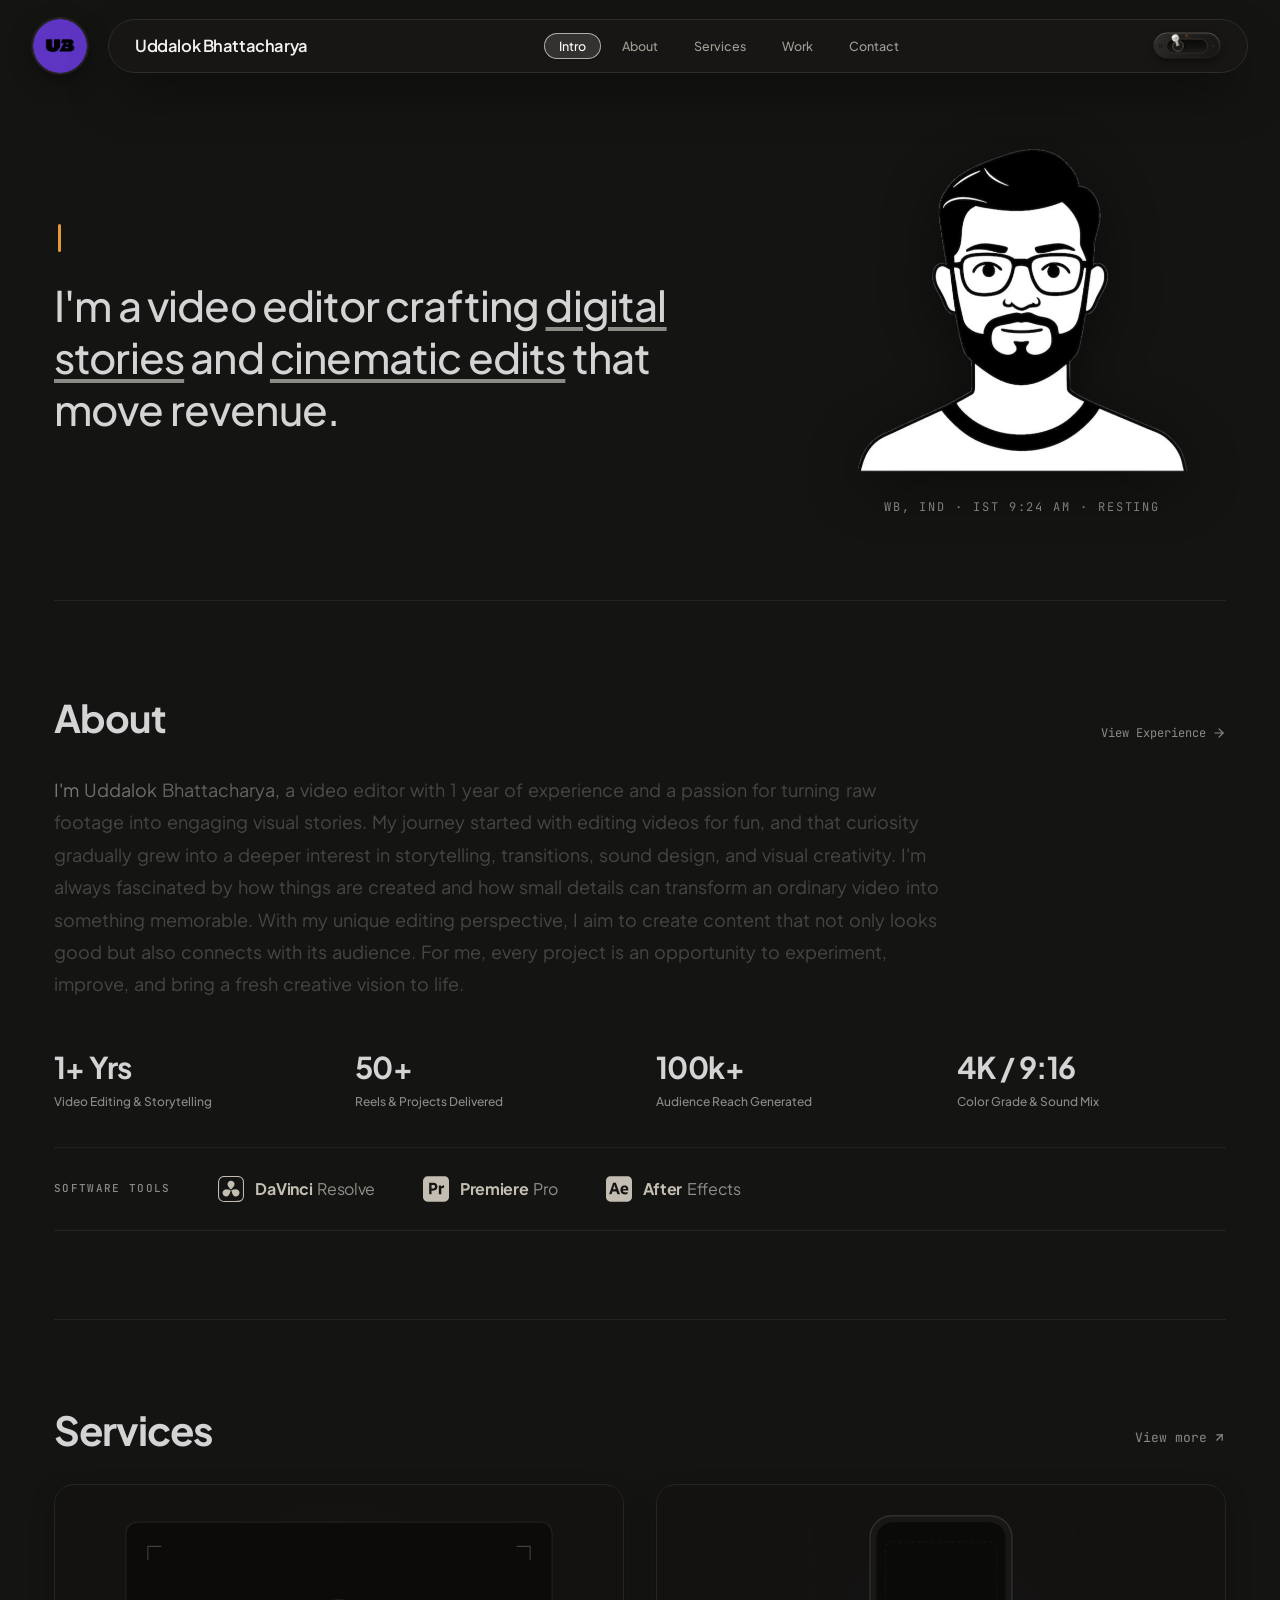
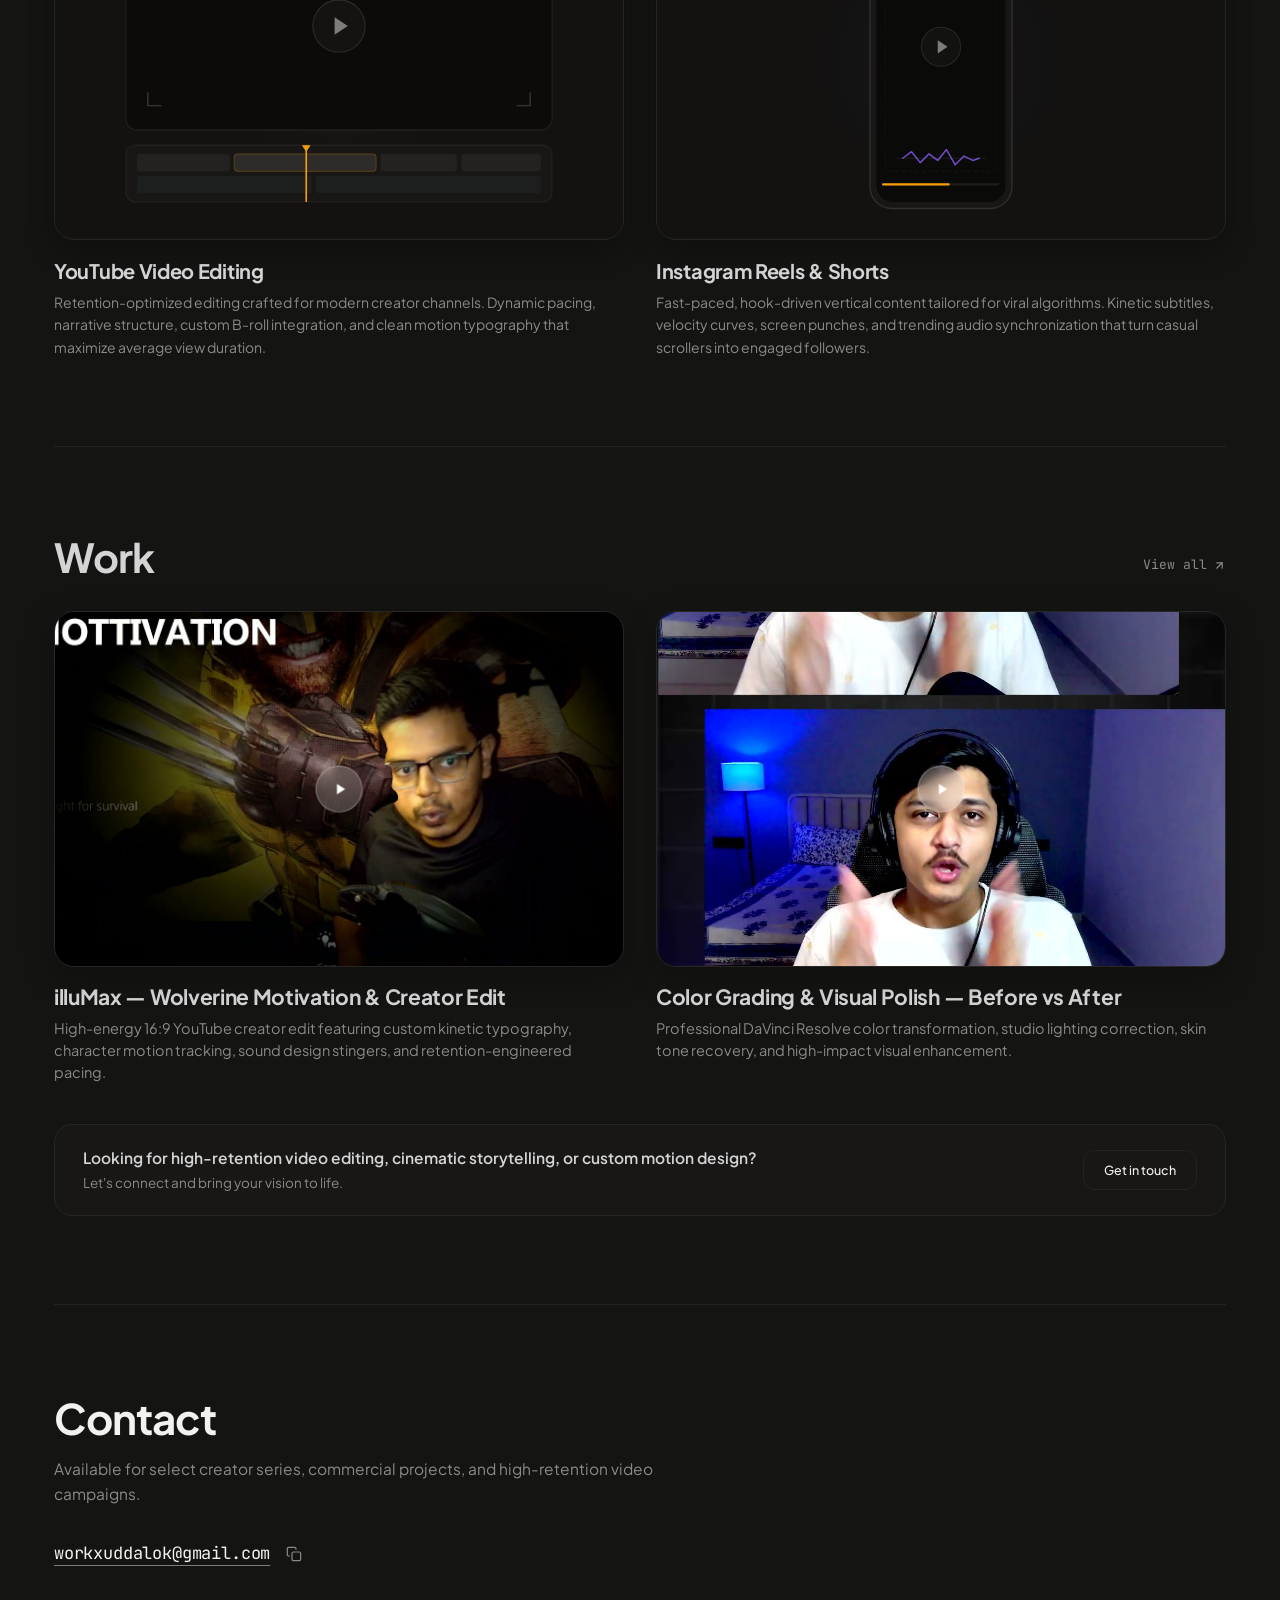
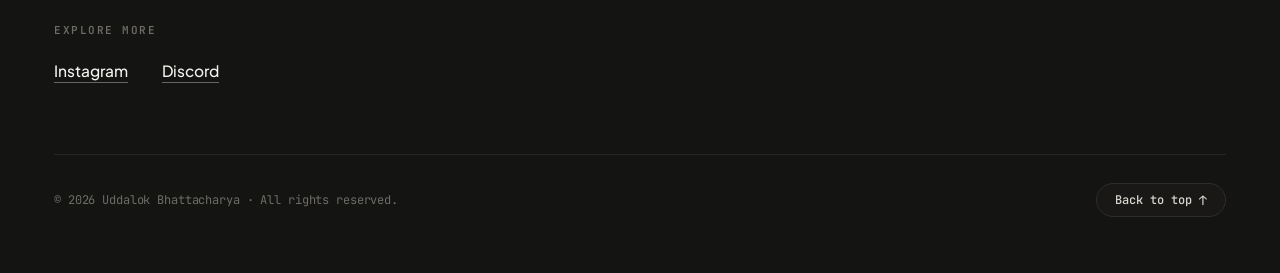
<file: index.html>
<!DOCTYPE html>
<html lang="en">
<head>
  <meta charset="UTF-8">
  <meta name="viewport" content="width=device-width, initial-scale=1.0">
  <title>Uddalok Bhattacharya</title>
  <meta name="description" content="Personal portfolio of Uddalok Bhattacharya, video editor crafting digital stories and cinematic edits that move revenue.">
  
  <!-- Favicon & Google Search SERP Icon (Matching ss-events & Google Search Central Guidelines) -->
  <link rel="icon" href="/favicon.ico" type="image/x-icon">
  <link rel="shortcut icon" href="/favicon.ico" type="image/x-icon">
  <link rel="icon" href="/favicon.png" type="image/png" sizes="48x48">
  <link rel="icon" type="image/svg+xml" href="/assets/avatar.svg">
  <link rel="apple-touch-icon" sizes="180x180" href="/assets/images/apple-touch-icon.png">
  <link rel="manifest" href="/site.webmanifest">
  <meta name="theme-color" content="#0d0c0c">

  <!-- Search Engine Thumbnail Meta (Explicit signals for Google SERP snippet thumbnail) -->
  <meta name="thumbnail" content="https://www.uddalokbhattacharya.com/assets/images/logo-512.png">
  <link rel="image_src" href="https://www.uddalokbhattacharya.com/assets/images/logo-512.png">

  <!-- Open Graph & Social Sharing -->
  <meta property="og:type" content="website">
  <meta property="og:site_name" content="Uddalok Bhattacharya">
  <meta property="og:title" content="Uddalok Bhattacharya — Video Editor">
  <meta property="og:description" content="Personal portfolio of Uddalok Bhattacharya, video editor crafting digital stories and cinematic edits that move revenue.">
  <meta property="og:image" content="https://www.uddalokbhattacharya.com/assets/images/logo-512.png">
  <meta property="og:image:secure_url" content="https://www.uddalokbhattacharya.com/assets/images/logo-512.png">
  <meta property="og:image:type" content="image/png">
  <meta property="og:image:width" content="512">
  <meta property="og:image:height" content="512">
  <meta property="og:image:alt" content="Uddalok Bhattacharya Logo">
  <meta property="og:url" content="https://www.uddalokbhattacharya.com/">

  <!-- Twitter Card -->
  <meta name="twitter:card" content="summary">
  <meta name="twitter:title" content="Uddalok Bhattacharya — Video Editor">
  <meta name="twitter:description" content="Personal portfolio of Uddalok Bhattacharya, video editor crafting digital stories and cinematic edits that move revenue.">
  <meta name="twitter:image" content="https://www.uddalokbhattacharya.com/assets/images/logo-512.png">
  <meta name="twitter:image:alt" content="Uddalok Bhattacharya Logo">

  <!-- Structured Data for Google Rich Snippets & Search Thumbnails -->
  <script type="application/ld+json">
  {
    "@context": "https://schema.org",
    "@graph": [
      {
        "@type": "WebSite",
        "@id": "https://www.uddalokbhattacharya.com/#website",
        "url": "https://www.uddalokbhattacharya.com/",
        "name": "Uddalok Bhattacharya",
        "description": "Video editor crafting digital stories and cinematic edits that move revenue.",
        "publisher": {
          "@type": "Person",
          "name": "Uddalok Bhattacharya",
          "image": "https://www.uddalokbhattacharya.com/assets/images/logo-512.png"
        }
      },
      {
        "@type": "ProfilePage",
        "@id": "https://www.uddalokbhattacharya.com/#webpage",
        "url": "https://www.uddalokbhattacharya.com/",
        "name": "Uddalok Bhattacharya — Video Editor",
        "isPartOf": { "@id": "https://www.uddalokbhattacharya.com/#website" },
        "about": { "@id": "https://www.uddalokbhattacharya.com/#person" },
        "description": "Personal portfolio of Uddalok Bhattacharya, video editor crafting digital stories and cinematic edits that move revenue.",
        "primaryImageOfPage": {
          "@type": "ImageObject",
          "@id": "https://www.uddalokbhattacharya.com/#primaryimage",
          "url": "https://www.uddalokbhattacharya.com/assets/images/logo-512.png",
          "contentUrl": "https://www.uddalokbhattacharya.com/assets/images/logo-512.png",
          "width": 512,
          "height": 512,
          "caption": "Uddalok Bhattacharya Logo"
        },
        "image": {
          "@type": "ImageObject",
          "url": "https://www.uddalokbhattacharya.com/assets/images/logo-512.png",
          "width": 512,
          "height": 512
        }
      },
      {
        "@type": "Person",
        "@id": "https://www.uddalokbhattacharya.com/#person",
        "name": "Uddalok Bhattacharya",
        "jobTitle": "Video Editor",
        "url": "https://www.uddalokbhattacharya.com/",
        "image": "https://www.uddalokbhattacharya.com/assets/images/logo-512.png",
        "sameAs": [
          "https://www.instagram.com/uddalok.visual"
        ]
      }
    ]
  }
  </script>

  <!-- Typography: Plus Jakarta Sans & JetBrains Mono matching reference -->
  <link rel="preconnect" href="https://fonts.googleapis.com">
  <link rel="preconnect" href="https://fonts.gstatic.com" crossorigin>
  <link href="https://fonts.googleapis.com/css2?family=JetBrains+Mono:wght@400;500;600&family=Plus+Jakarta+Sans:ital,wght@0,300..800;1,300..800&display=swap" rel="stylesheet">

  <!-- Main Stylesheet -->
  <link rel="stylesheet" href="css/style.css?v=12">
</head>
<body>

  <!-- Ambient Top Glow -->
  <div class="ambient-glow" aria-hidden="true"></div>

  <!-- FIXED HEADER (Standalone Circular Logo Left + Nav Capsule) -->
  <header class="header-fixed-wrap">
    <div class="header-outer-container">
      
      <!-- Standalone Circular Logo Left (outside capsule) -->
      <a id="standalone-logo-link" href="#hero" class="header-standalone-logo" aria-label="Uddalok Bhattacharya Home">
        <img src="assets/images/logo-circle.png" alt="UB" class="standalone-logo-img">
      </a>

      <!-- Floating Nav Capsule -->
      <div id="main-nav-capsule" class="main-nav-capsule">
        
        <!-- Brand Name -->
        <a id="nav-logo-link" href="#hero" class="nav-logo-link" aria-label="Uddalok Bhattacharya Home">
          <span class="nav-brand-text">
            <span class="brand-text-full">Uddalok Bhattacharya</span>
            <span class="brand-text-short">Uddalok</span>
          </span>
        </a>

      <!-- Center Nav Links: Intro, About, Services, Work, Contact -->
      <nav class="nav-menu" aria-label="Primary Navigation">
        <button type="button" class="nav-btn-link active" data-section="hero">Intro</button>
        <button type="button" class="nav-btn-link" data-section="about">About</button>
        <button type="button" class="nav-btn-link" data-section="services">Services</button>
        <button type="button" class="nav-btn-link" data-section="work">Work</button>
        <button type="button" class="nav-btn-link" data-section="contact">Contact</button>
      </nav>

      <!-- Right Header Actions: Vintage Switch + Mobile Menu Toggle -->
      <div class="header-right-actions">
        <div class="switch-right-wrap">
        <button 
          id="nav-vintage-toggle-btn" 
          class="nav-vintage-toggle-btn" 
          type="button" 
          role="switch" 
          aria-checked="false" 
          aria-label="Vintage toggle switch: currently in Dark mode. Click to toggle to Royal Purple mode."
          title="Flip switch to Day / Purple Mode"
        >
          <svg id="vintageSwitchSvg" viewBox="0 0 68 28" class="vintage-switch-svg" fill="none" xmlns="http://www.w3.org/2000/svg">
            <defs>
              <!-- Dark Plate Linear Gradient -->
              <linearGradient id="vintagePlateDark" x1="0" y1="0" x2="68" y2="28" gradientUnits="userSpaceOnUse">
                <stop offset="0%" stop-color="#32302C"/>
                <stop offset="35%" stop-color="#22211E"/>
                <stop offset="70%" stop-color="#1C1B19"/>
                <stop offset="100%" stop-color="#151413"/>
              </linearGradient>

              <!-- Purple Theme Plate Gradient -->
              <linearGradient id="vintagePlatePurple" x1="0" y1="0" x2="68" y2="28" gradientUnits="userSpaceOnUse">
                <stop offset="0%" stop-color="#4C1D95"/>
                <stop offset="30%" stop-color="#3B1578"/>
                <stop offset="70%" stop-color="#290E52"/>
                <stop offset="100%" stop-color="#1C0938"/>
              </linearGradient>

              <!-- Rim Highlight Dark -->
              <linearGradient id="rimHighlightDark" x1="0" y1="0" x2="0" y2="28" gradientUnits="userSpaceOnUse">
                <stop offset="0%" stop-color="#57544C"/>
                <stop offset="50%" stop-color="#2E2C28"/>
                <stop offset="100%" stop-color="#0E0D0C"/>
              </linearGradient>

              <!-- Rim Highlight Purple -->
              <linearGradient id="rimHighlightPurple" x1="0" y1="0" x2="0" y2="28" gradientUnits="userSpaceOnUse">
                <stop offset="0%" stop-color="#C084FC"/>
                <stop offset="50%" stop-color="#7E22CE"/>
                <stop offset="100%" stop-color="#3B0764"/>
              </linearGradient>

              <!-- Cavity Recessed Slot Shadow -->
              <linearGradient id="cavityShadow" x1="0" y1="0" x2="0" y2="14" gradientUnits="userSpaceOnUse">
                <stop offset="0%" stop-color="#080807" stop-opacity="0.95"/>
                <stop offset="60%" stop-color="#131211" stop-opacity="0.85"/>
                <stop offset="100%" stop-color="#21201D" stop-opacity="0.6"/>
              </linearGradient>

              <!-- Lever Baton Metallic Gradient Dark -->
              <linearGradient id="leverBatonDark" x1="0" y1="0" x2="14" y2="14" gradientUnits="userSpaceOnUse">
                <stop offset="0%" stop-color="#F5F4F0"/>
                <stop offset="25%" stop-color="#D5D2C8"/>
                <stop offset="55%" stop-color="#8C887E"/>
                <stop offset="85%" stop-color="#57544C"/>
                <stop offset="100%" stop-color="#3A3833"/>
              </linearGradient>

              <!-- Lever Baton Metallic Gradient Active / Light -->
              <linearGradient id="leverBatonLight" x1="0" y1="0" x2="14" y2="14" gradientUnits="userSpaceOnUse">
                <stop offset="0%" stop-color="#FFF9E6"/>
                <stop offset="30%" stop-color="#F5D77F"/>
                <stop offset="70%" stop-color="#D4A738"/>
                <stop offset="100%" stop-color="#99701E"/>
              </linearGradient>

              <!-- Pilot Bulb Amber Light ON -->
              <radialGradient id="pilotBulbOn" cx="50%" cy="50%" r="50%">
                <stop offset="0%" stop-color="#FFFFFF" stop-opacity="1"/>
                <stop offset="25%" stop-color="#FEF3C7" stop-opacity="1"/>
                <stop offset="65%" stop-color="#F59E0B" stop-opacity="0.95"/>
                <stop offset="90%" stop-color="#D97706" stop-opacity="0.9"/>
                <stop offset="100%" stop-color="#92400E" stop-opacity="0.8"/>
              </radialGradient>

              <!-- Pilot Bulb Dim OFF -->
              <radialGradient id="pilotBulbOff" cx="40%" cy="40%" r="50%">
                <stop offset="0%" stop-color="#78350F" stop-opacity="0.6"/>
                <stop offset="60%" stop-color="#451A03" stop-opacity="0.8"/>
                <stop offset="100%" stop-color="#1A0B02" stop-opacity="0.9"/>
              </radialGradient>

              <!-- Pilot Bulb Ambient Optical Glow -->
              <filter id="pilotGlow" x="-60%" y="-60%" width="220%" height="220%">
                <feGaussianBlur stdDeviation="2" result="blur"/>
                <feComposite in="SourceGraphic" in2="blur" operator="over"/>
              </filter>
            </defs>

            <!-- Face Plate -->
            <rect class="switch-plate" x="1" y="1" width="66" height="26" rx="13" fill="url(#vintagePlateDark)" stroke="url(#rimHighlightDark)" stroke-width="1.2"/>
            <rect class="switch-inner-rim" x="2.6" y="2.6" width="62.8" height="22.8" rx="11.4" fill="none" stroke="#2A2825" stroke-width="0.6" stroke-dasharray="100" opacity="0.8"/>

            <!-- Left Screw Rivet -->
            <g transform="translate(7.5, 14)">
              <circle cx="0" cy="0" r="1.9" fill="#2C2A26" stroke="#141413" stroke-width="0.4"/>
              <line x1="-1.3" y1="-0.7" x2="1.3" y2="0.7" stroke="#0D0D0C" stroke-width="0.5" stroke-linecap="round"/>
            </g>

            <!-- Right Screw Rivet -->
            <g transform="translate(60.5, 14)">
              <circle cx="0" cy="0" r="1.9" fill="#2C2A26" stroke="#141413" stroke-width="0.4"/>
              <line x1="-1.2" y1="0.9" x2="1.2" y2="-0.9" stroke="#0D0D0C" stroke-width="0.5" stroke-linecap="round"/>
            </g>

            <!-- Recessed Cavity Slot -->
            <g transform="translate(13.5, 7)">
              <rect class="switch-cavity-rim" x="0" y="0" width="41" height="14" rx="7" fill="#151413" stroke="#33312C" stroke-width="0.8"/>
              <rect x="1" y="1" width="39" height="12" rx="6" fill="url(#cavityShadow)"/>
            </g>

            <!-- Pilot LED Indicator -->
            <g transform="translate(34, 4)">
              <circle cx="0" cy="0" r="2.2" fill="#3D3B36" stroke="#262522" stroke-width="0.4"/>
              <circle class="pilot-gem" cx="0" cy="0" r="1.6" fill="url(#pilotBulbOff)"/>
              <circle cx="-0.4" cy="-0.4" r="0.5" fill="#FFFFFF" opacity="0.3"/>
            </g>

            <!-- Mechanical Lever Group (Spring physics between x:25 and x:43) -->
            <g id="switchLeverG" class="switch-lever-group">
              <!-- Shadow below lever knob -->
              <ellipse cx="2.5" cy="15.5" rx="4.8" ry="3" fill="#000000" opacity="0.45"/>
              <!-- Base Bezel Rings -->
              <circle cx="0" cy="14" r="5.5" fill="#2D2B27" stroke="#4D4A43" stroke-width="0.7"/>
              <circle cx="0" cy="14" r="4" fill="#1A1917"/>

              <!-- Tilting Baton & Head -->
              <g class="baton-lever-tilt">
                <path d="M -1.8 14 L -1.1 6.8 L 1.1 6.8 L 1.8 14 Z" fill="url(#leverBatonDark)" stroke="#33312C" stroke-width="0.35"/>
                <circle cx="0" cy="5.5" r="3.5" fill="url(#leverBatonDark)" stroke="#A3A199" stroke-width="0.45"/>
                <ellipse cx="-1" cy="4.5" rx="1.1" ry="1.6" transform="rotate(-25 -1 4.5)" fill="#FFFFFF" opacity="0.75"/>
                <line x1="-2" y1="5.5" x2="2" y2="5.5" stroke="#2E2D2A" stroke-width="0.35" opacity="0.7"/>
                <line x1="-1.6" y1="6.5" x2="1.6" y2="6.5" stroke="#2E2D2A" stroke-width="0.35" opacity="0.7"/>
              </g>
            </g>
          </svg>
        </button>
      </div>

        <!-- Mobile Menu Toggle Button (Hamburger / Cross) -->
        <button 
          id="mobileMenuToggleBtn" 
          class="mobile-menu-toggle-btn" 
          type="button" 
          aria-label="Toggle navigation menu" 
          aria-expanded="false"
        >
          <span class="hamburger-bar"></span>
          <span class="hamburger-bar"></span>
          <span class="hamburger-bar"></span>
        </button>
      </div>

    </div>
    </div>

    <!-- Mobile Navigation Floating Drawer -->
    <div class="mobile-nav-drawer" id="mobileNavDrawer" aria-hidden="true">
      <nav class="mobile-nav-links" aria-label="Mobile Navigation">
        <a href="#hero" class="mobile-nav-item active" data-section="hero">
          <span>Intro</span>
          <span class="mobile-nav-sub">01</span>
        </a>
        <a href="#about" class="mobile-nav-item" data-section="about">
          <span>About</span>
          <span class="mobile-nav-sub">02</span>
        </a>
        <a href="services.html" class="mobile-nav-item" data-section="services">
          <span>Services</span>
          <span class="mobile-nav-sub">03</span>
        </a>
        <a href="work.html" class="mobile-nav-item" data-section="work">
          <span>Work</span>
          <span class="mobile-nav-sub">04</span>
        </a>
        <a href="#contact" class="mobile-nav-item" data-section="contact">
          <span>Contact</span>
          <span class="mobile-nav-sub">05</span>
        </a>
      </nav>
    </div>
  </header>

  <!-- PAGE CONTENT CONTAINER -->
  <main class="page-container">

    <!-- HERO SECTION (Strictly matching media_1792084356404.png) -->
    <section class="hero-section" id="hero">
      <div class="hero-grid">

        <!-- Left Column: Greeting & Exact Headline -->
        <div class="hero-content-col">
          <!-- Greeting line: Multilingual typewriter with amber cursor -->
          <div class="hero-greeting-heading">
            <span id="multilingualGreeting">Hei</span>
            <span class="hero-cursor-line" aria-hidden="true"></span>
          </div>

          <!-- Headline matching media_1792084356404.png exact font, size (36px), leading (42px) and underlines -->
          <p class="hero-headline">
            I'm a video editor crafting <span class="hero-underline">digital stories</span> and <span class="hero-underline">cinematic edits</span> that move revenue.
          </p>

        </div>

        <!-- Right Column: Avatar & Location Badge -->
        <div class="hero-avatar-col" id="heroAvatarCol">
          <div class="avatar-container" id="interactiveAvatar" role="button" tabindex="0" aria-label="Interactive illustration of Uddalok Bhattacharya">
            <img id="heroAvatarImg" class="hero-avatar-image" src="assets/avatar_normal.png" alt="Illustration of Uddalok Bhattacharya">
          </div>

          <!-- Status text below human: matching media_1792084910945.png -->
          <div class="hero-status-text" id="statusText">
            WB, IND · IST 10:31 PM · RESTING
          </div>
        </div>

      </div>
    </section>

    <!-- ABOUT SECTION (Matching media_1792086237942.png) -->
    <section class="about-section" id="about">
      <div class="about-top-row">
        <div>
          <h2 class="about-title">About</h2>
        </div>
        <a href="#contact" class="about-link">
          <span>View Experience</span>
          <svg width="14" height="14" viewBox="0 0 24 24" fill="none" stroke="currentColor" stroke-width="2" stroke-linecap="round" stroke-linejoin="round">
            <line x1="5" y1="12" x2="19" y2="12"></line>
            <polyline points="12 5 19 12 12 19"></polyline>
          </svg>
        </a>
      </div>

      <p class="about-bio-text" id="about-bio-statement">
        I'm Uddalok Bhattacharya, a video editor with 1 year of experience and a passion for turning raw footage into engaging visual stories. My journey started with editing videos for fun, and that curiosity gradually grew into a deeper interest in storytelling, transitions, sound design, and visual creativity. I'm always fascinated by how things are created and how small details can transform an ordinary video into something memorable. With my unique editing perspective, I aim to create content that not only looks good but also connects with its audience. For me, every project is an opportunity to experiment, improve, and bring a fresh creative vision to life.
      </p>

      <div class="stats-grid">
        <div class="stat-item">
          <div class="stat-number">1+ Yrs</div>
          <div class="stat-label">Video Editing &amp; Storytelling</div>
        </div>
        <div class="stat-item">
          <div class="stat-number">50+</div>
          <div class="stat-label">Reels &amp; Projects Delivered</div>
        </div>
        <div class="stat-item">
          <div class="stat-number">100k+</div>
          <div class="stat-label">Audience Reach Generated</div>
        </div>
        <div class="stat-item">
          <div class="stat-number">4K / 9:16</div>
          <div class="stat-label">Color Grade &amp; Sound Mix</div>
        </div>
      </div>

      <!-- Software Tools Row (Matching media_1792161229203.png reference) -->
      <div class="software-tools-row">
        <span class="software-tools-label">SOFTWARE TOOLS</span>
        <div class="software-tools-list">
          <!-- DaVinci Resolve Official Logo -->
          <div class="tool-logo-item" title="DaVinci Resolve">
            <svg class="tool-logo-icon" width="26" height="26" viewBox="0 0 24 24" fill="currentColor" xmlns="http://www.w3.org/2000/svg">
              <path d="M17.621 0 5.977.004c-1.37 0-2.756.345-3.762 1.11a4.925 4.925 0 0 0-1.61 2.003C.233 3.93 0 5.02 0 5.951l.012 12.2c.002 1.604.479 3.057 1.461 4.112.984 1.056 2.462 1.683 4.331 1.691L16.856 24c1.26.005 3.095-.036 4.303-.714 1.075-.605 2.025-1.556 2.497-2.984.278-.84.345-2.084.344-3.147l-.021-11.13c-.002-.888-.15-2.023-.547-2.934-.425-.976-1.181-1.815-2.322-2.425C20.353.26 19.123 0 17.622 0zm0 .93c1.378 0 2.538.295 3.04.565.977.523 1.544 1.166 1.889 1.96.315.721.47 1.793.473 2.572l.018 11.13c.002 1.013-.097 2.257-.298 2.86-.396 1.202-1.146 1.946-2.063 2.462-.814.457-2.612.593-3.82.588l-11.05-.044c-1.657-.007-2.832-.534-3.626-1.386-.792-.851-1.212-2.06-1.212-3.485L.999 5.95c0-.829.196-1.827.474-2.437.345-.757.75-1.207 1.365-1.674C3.585 1.27 4.868.97 6.08.97zm-5.66 3.423c-1.976.089-3.204 1.658-3.214 3.29.019 1.443 1.635 3.481 2.884 4.53.12.099.154.109.33.18.062.025.198-.047.327-.135.36-.245.993-.947 1.648-1.738a7.67 7.67 0 0 0 1.031-1.683c.409-.89.261-1.599.235-1.888a3.983 3.983 0 0 0-.99-1.692 3.36 3.36 0 0 0-2.251-.864zm4.172 7.922a10.185 10.185 0 0 0-3.244.61c-.15.058-.26.1-.374.17-.057.036-.11.135-.105.292.017.433.29 1.278.624 2.27.384 1.135 1.066 2.27 1.844 2.74a3.23 3.23 0 0 0 2.53.342c.832-.243 1.595-.868 1.962-1.546.986-1.818.19-3.548-1.121-4.417-.447-.296-1.133-.445-1.89-.46-.074 0-.15-.002-.226-.001zm-8.432.038a6.201 6.201 0 0 0-.752.047c-.596.078-.932.273-1.29.51a3.177 3.177 0 0 0-1.365 1.979c-.075.552-.086 1.053.033 1.507.433 1.389 1.326 2.222 2.847 2.452.636.028 1.37-.063 1.99-.45 1.269-.782 2.08-3.17 2.412-4.742.053-.176.035-.357-.013-.42-.005-.067-.044-.113-.19-.183-.398-.192-1.32-.417-2.375-.6a7.68 7.68 0 0 0-1.297-.1z"/>
            </svg>
            <span class="tool-logo-text">
              <span class="tool-bold">DaVinci</span> <span class="tool-light">Resolve</span>
            </span>
          </div>

          <!-- Adobe Premiere Pro Official Logo -->
          <div class="tool-logo-item" title="Adobe Premiere Pro">
            <svg class="tool-logo-icon" width="26" height="26" viewBox="0 0 24 24" fill="currentColor" xmlns="http://www.w3.org/2000/svg">
              <path d="M10.15 8.42a2.93 2.93 0 00-1.18-.2 13.9 13.9 0 00-1.09.02v3.36l.39.02h.53c.39 0 .78-.06 1.15-.18.32-.09.6-.28.82-.53.21-.25.31-.59.31-1.03a1.45 1.45 0 00-.93-1.46zM19.75.3H4.25A4.25 4.25 0 000 4.55v14.9c0 2.35 1.9 4.25 4.25 4.25h15.5c2.35 0 4.25-1.9 4.25-4.25V4.55C24 2.2 22.1.3 19.75.3zm-7.09 11.65c-.4.56-.96.98-1.61 1.22-.68.25-1.43.34-2.25.34l-.5-.01-.43-.01v3.21a.12.12 0 01-.11.14H5.82c-.08 0-.12-.04-.12-.13V6.42c0-.07.03-.11.1-.11l.56-.01.76-.02.87-.02.91-.01c.82 0 1.5.1 2.06.31.5.17.96.45 1.34.82.32.32.57.71.73 1.14.15.42.23.85.23 1.3 0 .86-.2 1.57-.6 2.13zm6.82-3.15v1.95c0 .08-.05.11-.16.11a4.35 4.35 0 00-1.92.37c-.19.09-.37.21-.51.37v5.1c0 .1-.04.14-.13.14h-1.97a.14.14 0 01-.16-.12v-5.58l-.01-.75-.02-.78c0-.23-.02-.45-.04-.68a.1.1 0 01.07-.11h1.78c.1 0 .18.07.2.16a3.03 3.03 0 01.13.92c.3-.35.67-.64 1.08-.86a3.1 3.1 0 011.52-.39c.07-.01.13.04.14.11v.04z"/>
            </svg>
            <span class="tool-logo-text">
              <span class="tool-bold">Premiere</span> <span class="tool-light">Pro</span>
            </span>
          </div>

          <!-- Adobe After Effects Official Logo -->
          <div class="tool-logo-item" title="Adobe After Effects">
            <svg class="tool-logo-icon" width="26" height="26" viewBox="0 0 24 24" fill="currentColor" xmlns="http://www.w3.org/2000/svg">
              <path d="M8.54 10.73c-.1-.31-.19-.61-.29-.92s-.19-.6-.27-.89c-.08-.28-.15-.54-.22-.78h-.02c-.09.43-.2.86-.34 1.29-.15.48-.3.98-.46 1.48-.13.51-.29.98-.44 1.4h2.54c-.06-.21-.14-.46-.23-.72-.09-.27-.18-.56-.27-.86zm8.58-.29c-.55-.03-1.07.26-1.33.76-.12.23-.19.47-.22.72h2.109c.26 0 .45 0 .57-.01.08-.01.16-.03.23-.08v-.1c0-.13-.021-.25-.061-.37-.178-.56-.708-.94-1.298-.92zM19.75.3H4.25C1.9.3 0 2.2 0 4.55v14.9c0 2.35 1.9 4.25 4.25 4.25h15.5c2.35 0 4.25-1.9 4.25-4.25V4.55C24 2.2 22.1.3 19.75.3zm-7.04 16.511h-2.09c-.07.01-.14-.041-.16-.11l-.82-2.4H5.92l-.76 2.36c-.02.09-.1.15-.19.14H3.09c-.11 0-.14-.06-.11-.18L6.2 7.39c.03-.1.06-.19.1-.31.04-.21.06-.43.06-.65-.01-.05.03-.1.08-.11h2.59c.07 0 .12.03.13.08l3.65 10.25c.03.11.001.161-.1.161zm7.851-3.991c-.021.189-.031.33-.041.42-.01.07-.069.13-.14.13-.06 0-.17.01-.33.021-.159.02-.35.029-.579.029-.23 0-.471-.04-.73-.04h-3.17c.039.31.14.62.31.89.181.271.431.48.729.601.4.17.841.26 1.281.25.35-.011.699-.04 1.039-.11.311-.039.61-.119.891-.23.05-.039.08-.02.08.08v1.531c0 .039-.01.08-.021.119-.021.03-.04.051-.069.07-.32.14-.65.24-1 .3-.471.09-.94.13-1.42.12-.761 0-1.4-.12-1.92-.35-.49-.211-.921-.541-1.261-.95-.319-.39-.55-.83-.69-1.31-.14-.471-.209-.961-.209-1.461 0-.539.08-1.07.25-1.59.16-.5.41-.96.75-1.37.33-.4.739-.72 1.209-.95.471-.23 1.03-.31 1.67-.31.531-.01 1.06.09 1.55.31.41.18.77.45 1.05.8.26.34.47.72.601 1.14.129.4.189.81.189 1.22 0 .24-.01.45-.019.64z"/>
            </svg>
            <span class="tool-logo-text">
              <span class="tool-bold">After</span> <span class="tool-light">Effects</span>
            </span>
          </div>
        </div>
      </div>
    </section>

    <!-- SERVICES SECTION (Exact style as Work section, showing 2 services with "View more ↗") -->
    <section class="section-wrapper" id="services">
      <!-- Header row: "Services" on left, "View more ↗" on right -->
      <div class="work-header-row">
        <h2 class="work-title-lg">Services</h2>
        <a href="services.html" class="work-view-all-link" id="services-view-more-link">
          <span>View more</span>
          <svg viewBox="0 0 24 24" fill="none" stroke="currentColor" stroke-width="2.2" stroke-linecap="round" stroke-linejoin="round">
            <line x1="7" y1="17" x2="17" y2="7"/>
            <polyline points="7 7 17 7 17 17"/>
          </svg>
        </a>
      </div>

      <!-- 2-Column Services Grid (First two services shown) -->
      <div class="services-two-col-grid">
        <!-- Service 1: YouTube video editing -->
        <article class="service-card">
          <div class="service-media-wrap">
            <svg viewBox="0 0 520 320" class="service-canvas-svg" fill="none" xmlns="http://www.w3.org/2000/svg">
              <rect width="520" height="320" fill="#131211"/>
              <circle cx="260" cy="140" r="150" fill="url(#ytStudioGlowIdx)" opacity="0.25"/>
              <defs>
                <radialGradient id="ytStudioGlowIdx" cx="50%" cy="50%" r="50%">
                  <stop offset="0%" stop-color="#F59E0B" stop-opacity="0.35"/>
                  <stop offset="100%" stop-color="#131211" stop-opacity="0"/>
                </radialGradient>
              </defs>

              <!-- 16:9 Studio Monitor Frame -->
              <g transform="translate(65, 32)">
                <rect x="0" y="0" width="390" height="190" rx="10" fill="#0C0B0A" stroke="rgba(255, 255, 255, 0.08)" stroke-width="1"/>
                
                <!-- Subtle Corner Alignment Marks -->
                <path d="M 20 34 L 20 22 L 32 22" stroke="rgba(255, 255, 255, 0.22)" stroke-width="1" stroke-linecap="round"/>
                <path d="M 370 34 L 370 22 L 358 22" stroke="rgba(255, 255, 255, 0.22)" stroke-width="1" stroke-linecap="round"/>
                <path d="M 20 156 L 20 168 L 32 168" stroke="rgba(255, 255, 255, 0.22)" stroke-width="1" stroke-linecap="round"/>
                <path d="M 370 156 L 370 168 L 358 168" stroke="rgba(255, 255, 255, 0.22)" stroke-width="1" stroke-linecap="round"/>

                <!-- Minimal Center Play Aperture -->
                <circle cx="195" cy="95" r="24" fill="rgba(255, 255, 255, 0.03)" stroke="rgba(255, 255, 255, 0.12)" stroke-width="1"/>
                <polygon points="191,87 203,95 191,103" fill="rgba(255, 255, 255, 0.45)"/>
              </g>

              <!-- Minimalist Timeline Strip -->
              <g transform="translate(65, 236)">
                <rect x="0" y="0" width="390" height="52" rx="8" fill="#181716" stroke="rgba(255, 255, 255, 0.06)" stroke-width="1"/>
                
                <rect x="10" y="8" width="85" height="16" rx="3" fill="#242220"/>
                <rect x="99" y="8" width="130" height="16" rx="3" fill="#2E2C28" stroke="rgba(245, 158, 11, 0.3)" stroke-width="0.8"/>
                <rect x="233" y="8" width="70" height="16" rx="3" fill="#242220"/>
                <rect x="307" y="8" width="73" height="16" rx="3" fill="#242220"/>

                <rect x="10" y="28" width="160" height="16" rx="3" fill="#1D1F1E"/>
                <rect x="174" y="28" width="206" height="16" rx="3" fill="#1D1F1E"/>

                <!-- Precision Amber Playhead -->
                <line x1="165" y1="0" x2="165" y2="52" stroke="#F59E0B" stroke-width="1.5"/>
                <polygon points="161,0 169,0 165,6" fill="#F59E0B"/>
              </g>
            </svg>
          </div>
          <div class="service-info">
            <h3 class="service-title">YouTube Video Editing</h3>
            <p class="service-desc">
              Retention-optimized editing crafted for modern creator channels. Dynamic pacing, narrative structure, custom B-roll integration, and clean motion typography that maximize average view duration.
            </p>
          </div>
        </article>

        <!-- Service 2: Instagram Reels and Shorts -->
        <article class="service-card">
          <div class="service-media-wrap">
            <svg viewBox="0 0 520 320" class="service-canvas-svg" fill="none" xmlns="http://www.w3.org/2000/svg">
              <rect width="520" height="320" fill="#131211"/>
              <circle cx="260" cy="160" r="130" fill="url(#reelsGlowIdx)" opacity="0.2"/>
              <defs>
                <radialGradient id="reelsGlowIdx" cx="50%" cy="50%" r="50%">
                  <stop offset="0%" stop-color="#8B5CF6" stop-opacity="0.4"/>
                  <stop offset="100%" stop-color="#131211" stop-opacity="0"/>
                </radialGradient>
              </defs>

              <!-- Editorial Subtle Guide Lines -->
              <line x1="140" y1="40" x2="140" y2="280" stroke="rgba(255, 255, 255, 0.03)" stroke-width="1" stroke-dasharray="4 4"/>
              <line x1="380" y1="40" x2="380" y2="280" stroke="rgba(255, 255, 255, 0.03)" stroke-width="1" stroke-dasharray="4 4"/>

              <!-- Centered 9:16 Vertical Viewport -->
              <g transform="translate(195, 26)">
                <rect x="0" y="0" width="130" height="268" rx="20" fill="#181716" stroke="rgba(255, 255, 255, 0.12)" stroke-width="1.2"/>
                <rect x="6" y="6" width="118" height="256" rx="15" fill="#0A0A09"/>

                <!-- Subtle Safe Area Inset -->
                <rect x="14" y="24" width="102" height="210" rx="6" fill="none" stroke="rgba(255, 255, 255, 0.04)" stroke-dasharray="3 3"/>

                <!-- Minimal Center Play Focus -->
                <circle cx="65" cy="120" r="18" fill="rgba(255, 255, 255, 0.03)" stroke="rgba(255, 255, 255, 0.1)" stroke-width="1"/>
                <polygon points="62,114 71,120 62,126" fill="rgba(255, 255, 255, 0.45)"/>

                <!-- Minimal Soundwave Rhythm Pulse -->
                <g transform="translate(24, 212)">
                  <line x1="0" y1="10" x2="82" y2="10" stroke="rgba(255, 255, 255, 0.08)" stroke-width="1"/>
                  <path d="M 6 10 L 14 4 L 22 14 L 30 6 L 38 12 L 46 2 L 54 16 L 62 8 L 70 12 L 76 10" stroke="#8B5CF6" stroke-width="1.4" stroke-linecap="round" stroke-linejoin="round" opacity="0.8"/>
                </g>

                <!-- Bottom Progress Scrubber Line -->
                <line x1="12" y1="246" x2="118" y2="246" stroke="rgba(255, 255, 255, 0.08)" stroke-width="2"/>
                <line x1="12" y1="246" x2="72" y2="246" stroke="#F59E0B" stroke-width="2" stroke-linecap="round"/>
              </g>
            </svg>
          </div>
          <div class="service-info">
            <h3 class="service-title">Instagram Reels &amp; Shorts</h3>
            <p class="service-desc">
              Fast-paced, hook-driven vertical content tailored for viral algorithms. Kinetic subtitles, velocity curves, screen punches, and trending audio synchronization that turn casual scrollers into engaged followers.
            </p>
          </div>
        </article>
      </div>
    </section>

    <!-- WORK / FEATURE SHOWCASE (Exact style from media_1792088355659.png) -->
    <section class="section-wrapper" id="work">
      <!-- Header row: "Work" on left, "View all ↗" on right -->
      <div class="work-header-row">
        <h2 class="work-title-lg">Work</h2>
        <a href="work.html" class="work-view-all-link" id="work-view-all-link">
          <span>View all</span>
          <svg viewBox="0 0 24 24" fill="none" stroke="currentColor" stroke-width="2.2" stroke-linecap="round" stroke-linejoin="round">
            <line x1="7" y1="17" x2="17" y2="7"/>
            <polyline points="7 7 17 7 17 17"/>
          </svg>
        </a>
      </div>

      <!-- 2-Column Large Feature Grid -->
      <div class="work-two-col-grid">
        <!-- Feature Card 1: illuMax -->
        <article 
          class="work-feature-card" 
          data-type="videos"
          data-video-src="assets/videos/work_illumax.mp4"
          tabindex="0"
          role="button"
          aria-label="View project: illuMax — Wolverine Motivation & Creator Edit"
        >
          <div class="work-feature-media-wrap">
            <video 
              src="assets/videos/work_illumax.mp4" 
              poster="assets/images/work_illumax.jpg" 
              muted 
              loop 
              playsinline 
              preload="metadata"
              class="project-preview-img"
            ></video>
            <div class="project-play-hover-btn">
              <svg viewBox="0 0 24 24"><path d="M8 5v14l11-7z"/></svg>
            </div>
          </div>

          <div class="work-feature-info">
            <h3 class="work-feature-title">illuMax — Wolverine Motivation &amp; Creator Edit</h3>
            <p class="work-feature-desc">
              High-energy 16:9 YouTube creator edit featuring custom kinetic typography, character motion tracking, sound design stingers, and retention-engineered pacing.
            </p>
          </div>
        </article>

        <!-- Feature Card 2: Color Grading & Visual Polish -->
        <article 
          class="work-feature-card" 
          data-type="shorts"
          data-video-src="assets/videos/work_pf.mp4"
          tabindex="0"
          role="button"
          aria-label="View project: Color Grading & Visual Polish — Before vs After"
        >
          <div class="work-feature-media-wrap">
            <video 
              src="assets/videos/work_pf.mp4" 
              poster="assets/images/work_pf.jpg" 
              muted 
              loop 
              playsinline 
              preload="metadata"
              class="project-preview-img"
            ></video>
            <div class="project-play-hover-btn">
              <svg viewBox="0 0 24 24"><path d="M8 5v14l11-7z"/></svg>
            </div>
          </div>

          <div class="work-feature-info">
            <h3 class="work-feature-title">Color Grading &amp; Visual Polish — Before vs After</h3>
            <p class="work-feature-desc">
              Professional DaVinci Resolve color transformation, studio lighting correction, skin tone recovery, and high-impact visual enhancement.
            </p>
          </div>
        </article>
      </div>

      <!-- Bottom Callout Banner -->
      <div class="work-cta-banner">
        <div class="work-cta-text">
          <h4 class="work-cta-heading">Looking for high-retention video editing, cinematic storytelling, or custom motion design?</h4>
          <p class="work-cta-sub">Let's connect and bring your vision to life.</p>
        </div>
        <a href="#contact" class="work-cta-btn">Get in touch</a>
      </div>
    </section>


    <!-- CONTACT SECTION (Strictly matching media_1792092103157.png) -->
    <section class="contact-section" id="contact">
      <h2 class="contact-heading">Contact</h2>
      
      <p class="contact-subheading">
        Available for select creator series, commercial projects, and high-retention video campaigns.
      </p>

      <!-- Email with underline & copy icon -->
      <div class="contact-email-wrap">
        <a href="mailto:workxuddalok@gmail.com" class="contact-email-text" id="contactEmailLink">workxuddalok@gmail.com</a>
        <button type="button" class="contact-copy-btn" id="copyEmailBtn" aria-label="Copy email address" title="Copy email address">
          <svg class="copy-icon-svg" width="16" height="16" viewBox="0 0 24 24" fill="none" stroke="currentColor" stroke-width="1.8" stroke-linecap="round" stroke-linejoin="round">
            <rect x="9" y="9" width="13" height="13" rx="2" ry="2"></rect>
            <path d="M5 15H4a2 2 0 0 1-2-2V4a2 2 0 0 1 2-2h9a2 2 0 0 1 2 2v1"></path>
          </svg>
          <span class="copy-tooltip" id="copyTooltip">Copied!</span>
        </button>
      </div>

      <!-- EXPLORE MORE Links with Instagram and Discord -->
      <div class="contact-explore-block">
        <div class="contact-explore-tag">EXPLORE MORE</div>
        <div class="contact-explore-links">
          <a href="https://www.instagram.com/uddalok.visual?cplk=eTN4bXk4YTQwbHVj" class="explore-nav-link" id="exploreInstagram" target="_blank" rel="noopener noreferrer">Instagram</a>
          <a href="https://discord.com/users/uddalok.visual" class="explore-nav-link" id="exploreDiscord" target="_blank" rel="noopener noreferrer">Discord</a>
        </div>
      </div>

      <!-- Subtle Full-Width Divider -->
      <div class="contact-bottom-divider"></div>

      <!-- Bottom Footer: Copyright on left, Back to top on right -->
      <div class="contact-footer-row">
        <div class="contact-copyright-text">
          &copy; 2026 Uddalok Bhattacharya &middot; All rights reserved.
        </div>
        <button type="button" class="back-to-top-capsule" id="backToTopBtn" aria-label="Back to top">
          <span>Back to top</span>
          <span class="back-to-top-arrow">&uarr;</span>
        </button>
      </div>
    </section>

  </main>

  <!-- REEL VIDEO MODAL -->
  <div class="video-modal" id="videoModal" role="dialog" aria-modal="true" aria-label="Video Player Modal">
    <div class="modal-content" id="modalContentBox">
      <button class="close-modal-btn" id="closeModalBtn" aria-label="Close modal">✕</button>
      <video id="modalVideoPlayer" controls playsinline class="modal-video-player" style="display: none;"></video>
    </div>
  </div>

  <script src="js/app.js?v=10"></script>
</body>
</html>
</file>
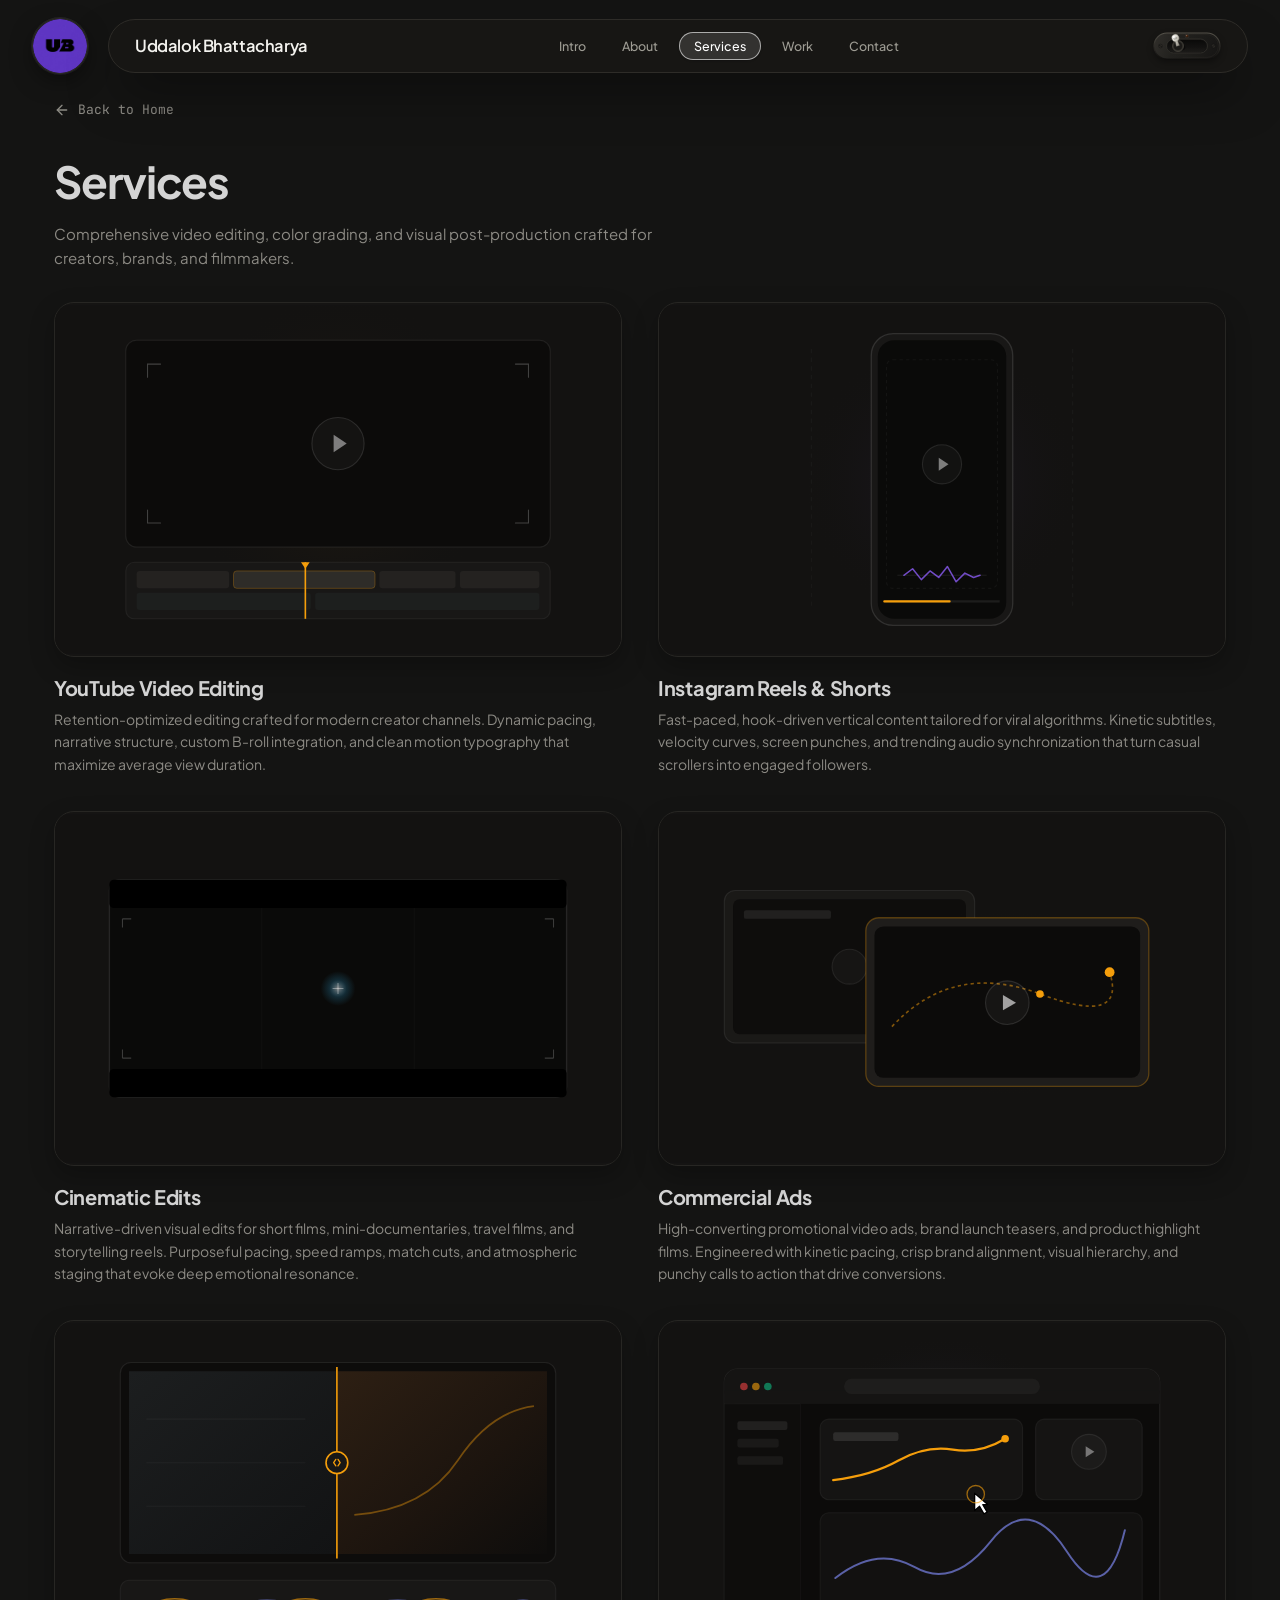
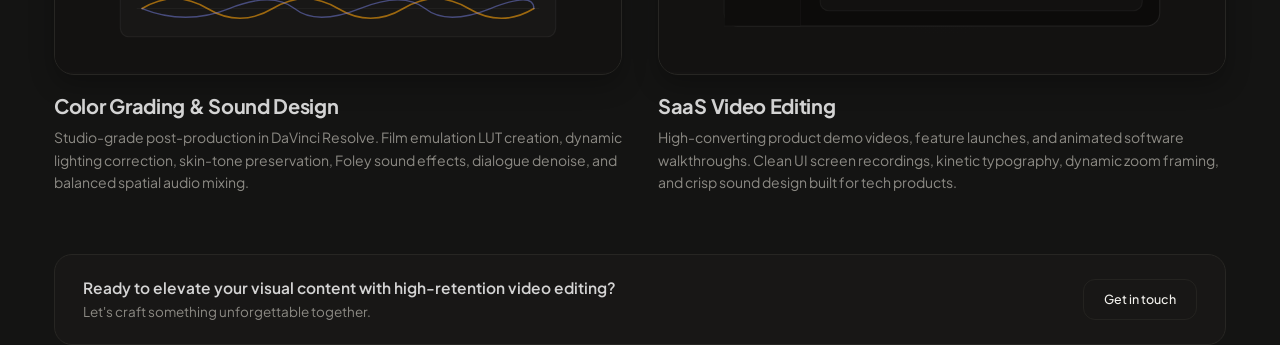
<file: services.html>
<!DOCTYPE html>
<html lang="en">
<head>
  <meta charset="UTF-8">
  <meta name="viewport" content="width=device-width, initial-scale=1.0">
  <title>Services — Uddalok Bhattacharya | Video Editor</title>
  <meta name="description" content="Video editing services offered by Uddalok Bhattacharya: YouTube video editing, Instagram Reels and Shorts, Cinematic edits, Commercial ads, Color grading and sound design.">

  <!-- Favicon & Google Search SERP Icon (Matching ss-events & Google Search Central Guidelines) -->
  <link rel="icon" href="/favicon.ico" type="image/x-icon">
  <link rel="shortcut icon" href="/favicon.ico" type="image/x-icon">
  <link rel="icon" href="/favicon.png" type="image/png" sizes="48x48">
  <link rel="icon" type="image/svg+xml" href="/assets/avatar.svg">
  <link rel="apple-touch-icon" sizes="180x180" href="/assets/images/apple-touch-icon.png">
  <link rel="manifest" href="/site.webmanifest">
  <meta name="theme-color" content="#0d0c0c">

  <!-- Search Engine Thumbnail Meta (Explicit signals for Google SERP snippet thumbnail) -->
  <meta name="thumbnail" content="https://www.uddalokbhattacharya.com/assets/images/logo-512.png">
  <link rel="image_src" href="https://www.uddalokbhattacharya.com/assets/images/logo-512.png">

  <!-- Open Graph & Social Sharing -->
  <meta property="og:type" content="website">
  <meta property="og:site_name" content="Uddalok Bhattacharya">
  <meta property="og:title" content="Services — Uddalok Bhattacharya | Video Editor">
  <meta property="og:description" content="Video editing services offered by Uddalok Bhattacharya: YouTube video editing, Instagram Reels and Shorts, Cinematic edits, Commercial ads, Color grading and sound design.">
  <meta property="og:image" content="https://www.uddalokbhattacharya.com/assets/images/logo-512.png">
  <meta property="og:image:secure_url" content="https://www.uddalokbhattacharya.com/assets/images/logo-512.png">
  <meta property="og:image:type" content="image/png">
  <meta property="og:image:width" content="512">
  <meta property="og:image:height" content="512">
  <meta property="og:image:alt" content="Uddalok Bhattacharya Logo">
  <meta property="og:url" content="https://www.uddalokbhattacharya.com/services.html">

  <!-- Twitter Card -->
  <meta name="twitter:card" content="summary">
  <meta name="twitter:title" content="Services — Uddalok Bhattacharya | Video Editor">
  <meta name="twitter:description" content="Video editing services offered by Uddalok Bhattacharya: YouTube video editing, Instagram Reels and Shorts, Cinematic edits, Commercial ads, Color grading and sound design.">
  <meta name="twitter:image" content="https://www.uddalokbhattacharya.com/assets/images/logo-512.png">
  <meta name="twitter:image:alt" content="Uddalok Bhattacharya Logo">

  <!-- Structured Data for Google Rich Snippets & Search Thumbnails -->
  <script type="application/ld+json">
  {
    "@context": "https://schema.org",
    "@graph": [
      {
        "@type": "WebPage",
        "@id": "https://www.uddalokbhattacharya.com/services.html#webpage",
        "url": "https://www.uddalokbhattacharya.com/services.html",
        "name": "Services — Uddalok Bhattacharya | Video Editor",
        "primaryImageOfPage": {
          "@type": "ImageObject",
          "url": "https://www.uddalokbhattacharya.com/assets/images/logo-512.png",
          "width": 512,
          "height": 512
        },
        "image": "https://www.uddalokbhattacharya.com/assets/images/logo-512.png"
      }
    ]
  }
  </script>

  <!-- Google Fonts Preconnect -->
  <link rel="preconnect" href="https://fonts.googleapis.com">
  <link rel="preconnect" href="https://fonts.gstatic.com" crossorigin>
  <link href="https://fonts.googleapis.com/css2?family=JetBrains+Mono:wght@400;500;600&family=Plus+Jakarta+Sans:wght@400;500;600;700;800&display=swap" rel="stylesheet">

  <!-- Main Stylesheet -->
  <link rel="stylesheet" href="css/style.css?v=12">
</head>
<body>

  <!-- FIXED HEADER (Standalone Circular Logo Left + Nav Capsule) -->
  <header class="header-fixed-wrap">
    <div class="header-outer-container">
      
      <!-- Standalone Circular Logo Left (outside capsule) -->
      <a id="standalone-logo-link" href="index.html" class="header-standalone-logo" aria-label="Uddalok Bhattacharya Home">
        <img src="assets/images/logo-circle.png" alt="UB" class="standalone-logo-img">
      </a>

      <!-- Main Nav Capsule -->
      <div id="main-nav-capsule" class="main-nav-capsule">
        
        <!-- Brand Logo / Name: Links back to home -->
        <a id="nav-logo-link" href="index.html" class="nav-logo-link" aria-label="Uddalok Bhattacharya Home">
          <span class="nav-brand-text">
            <span class="brand-text-full">Uddalok Bhattacharya</span>
            <span class="brand-text-short">Uddalok</span>
          </span>
        </a>

      <!-- Center Nav Links: "Services" is active capsule -->
      <nav class="nav-menu" aria-label="Primary Navigation">
        <a href="index.html#hero" class="nav-btn-link" data-section="hero">Intro</a>
        <a href="index.html#about" class="nav-btn-link" data-section="about">About</a>
        <a href="services.html" class="nav-btn-link active">Services</a>
        <a href="work.html" class="nav-btn-link">Work</a>
        <a href="index.html#contact" class="nav-btn-link" data-section="contact">Contact</a>
      </nav>

      <!-- Right Header Actions: Vintage Switch + Mobile Menu Toggle -->
      <div class="header-right-actions">
        <div class="switch-right-wrap">
        <button 
          id="nav-vintage-toggle-btn" 
          class="nav-vintage-toggle-btn" 
          type="button" 
          role="switch" 
          aria-checked="false" 
          aria-label="Vintage toggle switch: currently in Dark mode. Click to toggle to Royal Purple mode."
          title="Flip switch to Day / Purple Mode"
        >
          <svg id="vintageSwitchSvg" viewBox="0 0 68 28" class="vintage-switch-svg" fill="none" xmlns="http://www.w3.org/2000/svg">
            <defs>
              <linearGradient id="vintagePlateDark" x1="0" y1="0" x2="68" y2="28" gradientUnits="userSpaceOnUse">
                <stop offset="0%" stop-color="#32302C"/>
                <stop offset="35%" stop-color="#22211E"/>
                <stop offset="70%" stop-color="#1C1B19"/>
                <stop offset="100%" stop-color="#151413"/>
              </linearGradient>

              <linearGradient id="vintagePlatePurple" x1="0" y1="0" x2="68" y2="28" gradientUnits="userSpaceOnUse">
                <stop offset="0%" stop-color="#4C1D95"/>
                <stop offset="30%" stop-color="#3B1578"/>
                <stop offset="70%" stop-color="#290E52"/>
                <stop offset="100%" stop-color="#1C0938"/>
              </linearGradient>

              <linearGradient id="rimHighlightDark" x1="0" y1="0" x2="0" y2="28" gradientUnits="userSpaceOnUse">
                <stop offset="0%" stop-color="#57544C"/>
                <stop offset="50%" stop-color="#2E2C28"/>
                <stop offset="100%" stop-color="#0E0D0C"/>
              </linearGradient>

              <linearGradient id="rimHighlightPurple" x1="0" y1="0" x2="0" y2="28" gradientUnits="userSpaceOnUse">
                <stop offset="0%" stop-color="#C084FC"/>
                <stop offset="50%" stop-color="#7E22CE"/>
                <stop offset="100%" stop-color="#3B0764"/>
              </linearGradient>

              <linearGradient id="cavityShadow" x1="0" y1="0" x2="0" y2="14" gradientUnits="userSpaceOnUse">
                <stop offset="0%" stop-color="#080807" stop-opacity="0.95"/>
                <stop offset="60%" stop-color="#131211" stop-opacity="0.85"/>
                <stop offset="100%" stop-color="#21201D" stop-opacity="0.6"/>
              </linearGradient>

              <linearGradient id="leverBatonDark" x1="0" y1="0" x2="14" y2="14" gradientUnits="userSpaceOnUse">
                <stop offset="0%" stop-color="#F5F4F0"/>
                <stop offset="25%" stop-color="#D5D2C8"/>
                <stop offset="55%" stop-color="#8C887E"/>
                <stop offset="85%" stop-color="#57544C"/>
                <stop offset="100%" stop-color="#3A3833"/>
              </linearGradient>

              <linearGradient id="leverBatonLight" x1="0" y1="0" x2="14" y2="14" gradientUnits="userSpaceOnUse">
                <stop offset="0%" stop-color="#FFF9E6"/>
                <stop offset="30%" stop-color="#F5D77F"/>
                <stop offset="70%" stop-color="#D4A738"/>
                <stop offset="100%" stop-color="#99701E"/>
              </linearGradient>

              <radialGradient id="pilotBulbOff" cx="40%" cy="40%" r="50%">
                <stop offset="0%" stop-color="#78350F" stop-opacity="0.6"/>
                <stop offset="60%" stop-color="#451A03" stop-opacity="0.8"/>
                <stop offset="100%" stop-color="#1A0B02" stop-opacity="0.9"/>
              </radialGradient>
            </defs>

            <!-- Face Plate -->
            <rect class="switch-plate" x="1" y="1" width="66" height="26" rx="13" fill="url(#vintagePlateDark)" stroke="url(#rimHighlightDark)" stroke-width="1.2"/>
            <rect class="switch-inner-rim" x="2.6" y="2.6" width="62.8" height="22.8" rx="11.4" fill="none" stroke="#2A2825" stroke-width="0.6" stroke-dasharray="100" opacity="0.8"/>

            <!-- Left Screw Rivet -->
            <g transform="translate(7.5, 14)">
              <circle cx="0" cy="0" r="1.9" fill="#2C2A26" stroke="#141413" stroke-width="0.4"/>
              <line x1="-1.3" y1="-0.7" x2="1.3" y2="0.7" stroke="#0D0D0C" stroke-width="0.5" stroke-linecap="round"/>
            </g>

            <!-- Right Screw Rivet -->
            <g transform="translate(60.5, 14)">
              <circle cx="0" cy="0" r="1.9" fill="#2C2A26" stroke="#141413" stroke-width="0.4"/>
              <line x1="-1.2" y1="0.9" x2="1.2" y2="-0.9" stroke="#0D0D0C" stroke-width="0.5" stroke-linecap="round"/>
            </g>

            <!-- Recessed Cavity Slot -->
            <g transform="translate(13.5, 7)">
              <rect class="switch-cavity-rim" x="0" y="0" width="41" height="14" rx="7" fill="#151413" stroke="#33312C" stroke-width="0.8"/>
              <rect x="1" y="1" width="39" height="12" rx="6" fill="url(#cavityShadow)"/>
            </g>

            <!-- Pilot LED Indicator -->
            <g transform="translate(34, 4)">
              <circle cx="0" cy="0" r="2.2" fill="#3D3B36" stroke="#262522" stroke-width="0.4"/>
              <circle class="pilot-gem" cx="0" cy="0" r="1.6" fill="url(#pilotBulbOff)"/>
              <circle cx="-0.4" cy="-0.4" r="0.5" fill="#FFFFFF" opacity="0.3"/>
            </g>

            <!-- Mechanical Lever Group -->
            <g id="switchLeverG" class="switch-lever-group">
              <ellipse cx="2.5" cy="15.5" rx="4.8" ry="3" fill="#000000" opacity="0.45"/>
              <circle cx="0" cy="14" r="5.5" fill="#2D2B27" stroke="#4D4A43" stroke-width="0.7"/>
              <circle cx="0" cy="14" r="4" fill="#1A1917"/>

              <g class="baton-lever-tilt">
                <path d="M -1.8 14 L -1.1 6.8 L 1.1 6.8 L 1.8 14 Z" fill="url(#leverBatonDark)" stroke="#33312C" stroke-width="0.35"/>
                <circle cx="0" cy="5.5" r="3.5" fill="url(#leverBatonDark)" stroke="#A3A199" stroke-width="0.45"/>
                <ellipse cx="-1" cy="4.5" rx="1.1" ry="1.6" transform="rotate(-25 -1 4.5)" fill="#FFFFFF" opacity="0.75"/>
                <line x1="-2" y1="5.5" x2="2" y2="5.5" stroke="#2E2D2A" stroke-width="0.35" opacity="0.7"/>
                <line x1="-1.6" y1="6.5" x2="1.6" y2="6.5" stroke="#2E2D2A" stroke-width="0.35" opacity="0.7"/>
              </g>
            </g>
          </svg>
        </button>
      </div>

        <!-- Mobile Menu Toggle Button (Hamburger / Cross) -->
        <button 
          id="mobileMenuToggleBtn" 
          class="mobile-menu-toggle-btn" 
          type="button" 
          aria-label="Toggle navigation menu" 
          aria-expanded="false"
        >
          <span class="hamburger-bar"></span>
          <span class="hamburger-bar"></span>
          <span class="hamburger-bar"></span>
        </button>
      </div>

    </div>
    </div>

    <!-- Mobile Navigation Floating Drawer -->
    <div class="mobile-nav-drawer" id="mobileNavDrawer" aria-hidden="true">
      <nav class="mobile-nav-links" aria-label="Mobile Navigation">
        <a href="index.html#hero" class="mobile-nav-item">
          <span>Intro</span>
          <span class="mobile-nav-sub">01</span>
        </a>
        <a href="index.html#about" class="mobile-nav-item">
          <span>About</span>
          <span class="mobile-nav-sub">02</span>
        </a>
        <a href="services.html" class="mobile-nav-item active">
          <span>Services</span>
          <span class="mobile-nav-sub">03</span>
        </a>
        <a href="work.html" class="mobile-nav-item">
          <span>Work</span>
          <span class="mobile-nav-sub">04</span>
        </a>
        <a href="index.html#contact" class="mobile-nav-item">
          <span>Contact</span>
          <span class="mobile-nav-sub">05</span>
        </a>
      </nav>
    </div>
  </header>

  <!-- MAIN CONTENT CONTAINER -->
  <main class="page-container" style="padding-top: 100px;">

    <!-- Top Navigation Row: Back Link -->
    <div class="work-page-nav-row">
      <a href="index.html" class="back-to-home-link">
        <svg width="16" height="16" viewBox="0 0 24 24" fill="none" stroke="currentColor" stroke-width="2" stroke-linecap="round" stroke-linejoin="round">
          <line x1="19" y1="12" x2="5" y2="12"/>
          <polyline points="12 19 5 12 12 5"/>
        </svg>
        <span>Back to Home</span>
      </a>
    </div>

    <!-- Page Title & Header -->
    <div class="work-page-intro">
      <h1 class="work-page-title">Services</h1>
      <p class="work-page-sub">
        Comprehensive video editing, color grading, and visual post-production crafted for creators, brands, and filmmakers.
      </p>
    </div>

    <!-- ======================================================================
         ALL SERVICES SHOWCASE GRID (Clean, minimal, zero template badges)
         ====================================================================== -->
    <div class="services-all-grid">

      <!-- Service 1: YouTube video editing -->
      <article class="service-card">
        <div class="service-media-wrap">
          <svg viewBox="0 0 520 320" class="service-canvas-svg" fill="none" xmlns="http://www.w3.org/2000/svg">
            <rect width="520" height="320" fill="#131211"/>
            <circle cx="260" cy="140" r="150" fill="url(#ytStudioGlow)" opacity="0.25"/>
            <defs>
              <radialGradient id="ytStudioGlow" cx="50%" cy="50%" r="50%">
                <stop offset="0%" stop-color="#F59E0B" stop-opacity="0.35"/>
                <stop offset="100%" stop-color="#131211" stop-opacity="0"/>
              </radialGradient>
            </defs>

            <!-- 16:9 Studio Monitor Frame -->
            <g transform="translate(65, 32)">
              <rect x="0" y="0" width="390" height="190" rx="10" fill="#0C0B0A" stroke="rgba(255, 255, 255, 0.08)" stroke-width="1"/>
              
              <!-- Subtle Corner Alignment Marks -->
              <path d="M 20 34 L 20 22 L 32 22" stroke="rgba(255, 255, 255, 0.22)" stroke-width="1" stroke-linecap="round"/>
              <path d="M 370 34 L 370 22 L 358 22" stroke="rgba(255, 255, 255, 0.22)" stroke-width="1" stroke-linecap="round"/>
              <path d="M 20 156 L 20 168 L 32 168" stroke="rgba(255, 255, 255, 0.22)" stroke-width="1" stroke-linecap="round"/>
              <path d="M 370 156 L 370 168 L 358 168" stroke="rgba(255, 255, 255, 0.22)" stroke-width="1" stroke-linecap="round"/>

              <!-- Minimal Center Play Aperture -->
              <circle cx="195" cy="95" r="24" fill="rgba(255, 255, 255, 0.03)" stroke="rgba(255, 255, 255, 0.12)" stroke-width="1"/>
              <polygon points="191,87 203,95 191,103" fill="rgba(255, 255, 255, 0.45)"/>
            </g>

            <!-- Minimalist Timeline Strip -->
            <g transform="translate(65, 236)">
              <rect x="0" y="0" width="390" height="52" rx="8" fill="#181716" stroke="rgba(255, 255, 255, 0.06)" stroke-width="1"/>
              
              <rect x="10" y="8" width="85" height="16" rx="3" fill="#242220"/>
              <rect x="99" y="8" width="130" height="16" rx="3" fill="#2E2C28" stroke="rgba(245, 158, 11, 0.3)" stroke-width="0.8"/>
              <rect x="233" y="8" width="70" height="16" rx="3" fill="#242220"/>
              <rect x="307" y="8" width="73" height="16" rx="3" fill="#242220"/>

              <rect x="10" y="28" width="160" height="16" rx="3" fill="#1D1F1E"/>
              <rect x="174" y="28" width="206" height="16" rx="3" fill="#1D1F1E"/>

              <!-- Precision Amber Playhead -->
              <line x1="165" y1="0" x2="165" y2="52" stroke="#F59E0B" stroke-width="1.5"/>
              <polygon points="161,0 169,0 165,6" fill="#F59E0B"/>
            </g>
          </svg>
        </div>
        <div class="service-info">
          <h3 class="service-title">YouTube Video Editing</h3>
          <p class="service-desc">
            Retention-optimized editing crafted for modern creator channels. Dynamic pacing, narrative structure, custom B-roll integration, and clean motion typography that maximize average view duration.
          </p>
        </div>
      </article>

      <!-- Service 2: Instagram Reels and Shorts -->
      <article class="service-card">
        <div class="service-media-wrap">
          <svg viewBox="0 0 520 320" class="service-canvas-svg" fill="none" xmlns="http://www.w3.org/2000/svg">
            <rect width="520" height="320" fill="#131211"/>
            <circle cx="260" cy="160" r="130" fill="url(#reelsGlowNew)" opacity="0.2"/>
            <defs>
              <radialGradient id="reelsGlowNew" cx="50%" cy="50%" r="50%">
                <stop offset="0%" stop-color="#8B5CF6" stop-opacity="0.4"/>
                <stop offset="100%" stop-color="#131211" stop-opacity="0"/>
              </radialGradient>
            </defs>

            <!-- Editorial Subtle Guide Lines -->
            <line x1="140" y1="40" x2="140" y2="280" stroke="rgba(255, 255, 255, 0.03)" stroke-width="1" stroke-dasharray="4 4"/>
            <line x1="380" y1="40" x2="380" y2="280" stroke="rgba(255, 255, 255, 0.03)" stroke-width="1" stroke-dasharray="4 4"/>

            <!-- Centered 9:16 Vertical Viewport -->
            <g transform="translate(195, 26)">
              <rect x="0" y="0" width="130" height="268" rx="20" fill="#181716" stroke="rgba(255, 255, 255, 0.12)" stroke-width="1.2"/>
              <rect x="6" y="6" width="118" height="256" rx="15" fill="#0A0A09"/>

              <!-- Subtle Safe Area Inset -->
              <rect x="14" y="24" width="102" height="210" rx="6" fill="none" stroke="rgba(255, 255, 255, 0.04)" stroke-dasharray="3 3"/>

              <!-- Minimal Center Play Focus -->
              <circle cx="65" cy="120" r="18" fill="rgba(255, 255, 255, 0.03)" stroke="rgba(255, 255, 255, 0.1)" stroke-width="1"/>
              <polygon points="62,114 71,120 62,126" fill="rgba(255, 255, 255, 0.45)"/>

              <!-- Minimal Soundwave Rhythm Pulse -->
              <g transform="translate(24, 212)">
                <line x1="0" y1="10" x2="82" y2="10" stroke="rgba(255, 255, 255, 0.08)" stroke-width="1"/>
                <path d="M 6 10 L 14 4 L 22 14 L 30 6 L 38 12 L 46 2 L 54 16 L 62 8 L 70 12 L 76 10" stroke="#8B5CF6" stroke-width="1.4" stroke-linecap="round" stroke-linejoin="round" opacity="0.8"/>
              </g>

              <!-- Bottom Progress Scrubber Line -->
              <line x1="12" y1="246" x2="118" y2="246" stroke="rgba(255, 255, 255, 0.08)" stroke-width="2"/>
              <line x1="12" y1="246" x2="72" y2="246" stroke="#F59E0B" stroke-width="2" stroke-linecap="round"/>
            </g>
          </svg>
        </div>
        <div class="service-info">
          <h3 class="service-title">Instagram Reels &amp; Shorts</h3>
          <p class="service-desc">
            Fast-paced, hook-driven vertical content tailored for viral algorithms. Kinetic subtitles, velocity curves, screen punches, and trending audio synchronization that turn casual scrollers into engaged followers.
          </p>
        </div>
      </article>

      <!-- Service 3: Cinematic edits -->
      <article class="service-card">
        <div class="service-media-wrap">
          <svg viewBox="0 0 520 320" class="service-canvas-svg" fill="none" xmlns="http://www.w3.org/2000/svg">
            <rect width="520" height="320" fill="#131211"/>

            <!-- Anamorphic 2.39:1 Widescreen Viewport Frame -->
            <g transform="translate(50, 60)">
              <!-- Outer Scope Shell -->
              <rect x="0" y="0" width="420" height="200" rx="10" fill="#0A0A09" stroke="rgba(255, 255, 255, 0.1)" stroke-width="1.2"/>
              
              <!-- Pure Black Letterbox Mask Bars (Top & Bottom) -->
              <rect x="0" y="0" width="420" height="26" rx="4" fill="#000000"/>
              <rect x="0" y="174" width="420" height="26" rx="4" fill="#000000"/>

              <!-- Subtle Optical Anamorphic Streak -->
              <line x1="40" y1="100" x2="380" y2="100" stroke="url(#cinematicBeam)" stroke-width="1.4" opacity="0.75"/>
              <circle cx="210" cy="100" r="16" fill="url(#cinematicCore)" opacity="0.6"/>
              <defs>
                <linearGradient id="cinematicBeam" x1="0%" y1="0%" x2="100%" y2="0%">
                  <stop offset="0%" stop-color="#38BDF8" stop-opacity="0"/>
                  <stop offset="35%" stop-color="#38BDF8" stop-opacity="0.25"/>
                  <stop offset="50%" stop-color="#E0F2FE" stop-opacity="0.9"/>
                  <stop offset="65%" stop-color="#38BDF8" stop-opacity="0.25"/>
                  <stop offset="100%" stop-color="#38BDF8" stop-opacity="0"/>
                </linearGradient>
                <radialGradient id="cinematicCore" cx="50%" cy="50%" r="50%">
                  <stop offset="0%" stop-color="#FFFFFF" stop-opacity="0.8"/>
                  <stop offset="50%" stop-color="#38BDF8" stop-opacity="0.3"/>
                  <stop offset="100%" stop-color="#38BDF8" stop-opacity="0"/>
                </radialGradient>
              </defs>

              <!-- Rule of Thirds Cinematic Composition Guides -->
              <line x1="140" y1="26" x2="140" y2="174" stroke="rgba(255, 255, 255, 0.04)" stroke-width="0.8"/>
              <line x1="280" y1="26" x2="280" y2="174" stroke="rgba(255, 255, 255, 0.04)" stroke-width="0.8"/>

              <!-- Precision Center Crosshair -->
              <line x1="205" y1="100" x2="215" y2="100" stroke="rgba(255, 255, 255, 0.35)" stroke-width="1"/>
              <line x1="210" y1="95" x2="210" y2="105" stroke="rgba(255, 255, 255, 0.35)" stroke-width="1"/>

              <!-- Corner Crop Ticks -->
              <path d="M 12 36 L 12 44 M 12 36 L 20 36" stroke="rgba(255, 255, 255, 0.2)" stroke-width="1"/>
              <path d="M 408 36 L 408 44 M 408 36 L 400 36" stroke="rgba(255, 255, 255, 0.2)" stroke-width="1"/>
              <path d="M 12 164 L 12 156 M 12 164 L 20 164" stroke="rgba(255, 255, 255, 0.2)" stroke-width="1"/>
              <path d="M 408 164 L 408 156 M 408 164 L 400 164" stroke="rgba(255, 255, 255, 0.2)" stroke-width="1"/>
            </g>
          </svg>
        </div>
        <div class="service-info">
          <h3 class="service-title">Cinematic Edits</h3>
          <p class="service-desc">
            Narrative-driven visual edits for short films, mini-documentaries, travel films, and storytelling reels. Purposeful pacing, speed ramps, match cuts, and atmospheric staging that evoke deep emotional resonance.
          </p>
        </div>
      </article>

      <!-- Service 4: Commercial ads -->
      <article class="service-card">
        <div class="service-media-wrap">
          <svg viewBox="0 0 520 320" class="service-canvas-svg" fill="none" xmlns="http://www.w3.org/2000/svg">
            <rect width="520" height="320" fill="#131211"/>

            <!-- Background Frame 1 (Left) -->
            <g transform="translate(60, 70)">
              <rect x="0" y="0" width="230" height="140" rx="10" fill="#1A1917" stroke="rgba(255, 255, 255, 0.08)" stroke-width="1"/>
              <rect x="8" y="8" width="214" height="124" rx="6" fill="#0E0D0C"/>
              <rect x="18" y="18" width="80" height="8" rx="2" fill="rgba(255, 255, 255, 0.08)"/>
              <circle cx="115" cy="70" r="16" fill="rgba(255, 255, 255, 0.03)" stroke="rgba(255, 255, 255, 0.08)" stroke-width="1"/>
            </g>

            <!-- Foreground Hero Keyframe (Right, Elevated with Soft Ambient Glow) -->
            <g transform="translate(190, 95)">
              <rect x="-10" y="-10" width="280" height="175" rx="14" fill="url(#commercialGlow)" opacity="0.35"/>
              <defs>
                <radialGradient id="commercialGlow" cx="50%" cy="50%" r="50%">
                  <stop offset="0%" stop-color="#F59E0B" stop-opacity="0.4"/>
                  <stop offset="100%" stop-color="#131211" stop-opacity="0"/>
                </radialGradient>
              </defs>
              
              <rect x="0" y="0" width="260" height="155" rx="12" fill="#1F1D1B" stroke="rgba(245, 158, 11, 0.3)" stroke-width="1.2"/>
              <rect x="8" y="8" width="244" height="139" rx="8" fill="#0C0B0A"/>

              <!-- Motion Curve Vector between keyframes -->
              <path d="M 24 100 Q 80 40 160 70 T 224 50" fill="none" stroke="rgba(245, 158, 11, 0.5)" stroke-width="1.5" stroke-dasharray="3 3"/>
              <circle cx="160" cy="70" r="3.5" fill="#F59E0B"/>
              <circle cx="224" cy="50" r="4.5" fill="#F59E0B"/>

              <!-- Clean Play Focus -->
              <circle cx="130" cy="78" r="20" fill="rgba(255, 255, 255, 0.04)" stroke="rgba(255, 255, 255, 0.12)" stroke-width="1"/>
              <polygon points="126,71 138,78 126,85" fill="rgba(255, 255, 255, 0.6)"/>
            </g>
          </svg>
        </div>
        <div class="service-info">
          <h3 class="service-title">Commercial Ads</h3>
          <p class="service-desc">
            High-converting promotional video ads, brand launch teasers, and product highlight films. Engineered with kinetic pacing, crisp brand alignment, visual hierarchy, and punchy calls to action that drive conversions.
          </p>
        </div>
      </article>

      <!-- Service 5: Color grading and sound design -->
      <article class="service-card">
        <div class="service-media-wrap">
          <svg viewBox="0 0 520 320" class="service-canvas-svg" fill="none" xmlns="http://www.w3.org/2000/svg">
            <rect width="520" height="320" fill="#131211"/>

            <!-- Split-Screen Grade Viewport (Before / After Grading) -->
            <g transform="translate(60, 36)">
              <rect x="0" y="0" width="400" height="184" rx="10" fill="#0D0C0B" stroke="rgba(255, 255, 255, 0.08)" stroke-width="1"/>
              
              <!-- Left Half: Flat LOG Profile -->
              <path d="M 8 8 L 198 8 L 198 176 L 8 176 Z" fill="url(#logGradient)"/>
              <defs>
                <linearGradient id="logGradient" x1="0%" y1="0%" x2="100%" y2="100%">
                  <stop offset="0%" stop-color="#1C1E1F"/>
                  <stop offset="100%" stop-color="#121314"/>
                </linearGradient>
              </defs>
              <line x1="24" y1="52" x2="170" y2="52" stroke="rgba(255, 255, 255, 0.04)" stroke-width="1"/>
              <line x1="24" y1="92" x2="170" y2="92" stroke="rgba(255, 255, 255, 0.04)" stroke-width="1"/>
              <line x1="24" y1="132" x2="170" y2="132" stroke="rgba(255, 255, 255, 0.04)" stroke-width="1"/>

              <!-- Right Half: Rec.709 Graded Cinematic Tone -->
              <path d="M 200 8 L 392 8 L 392 176 L 200 176 Z" fill="url(#gradedGradient)"/>
              <defs>
                <linearGradient id="gradedGradient" x1="0%" y1="0%" x2="100%" y2="100%">
                  <stop offset="0%" stop-color="#2D1F13"/>
                  <stop offset="60%" stop-color="#1C140E"/>
                  <stop offset="100%" stop-color="#0E0D0C"/>
                </linearGradient>
              </defs>
              <path d="M 215 140 Q 280 135 310 90 T 380 40" fill="none" stroke="rgba(245, 158, 11, 0.4)" stroke-width="1.6"/>

              <!-- Center Precision Split-Line Slider -->
              <line x1="199" y1="4" x2="199" y2="180" stroke="#F59E0B" stroke-width="1.5"/>
              <circle cx="199" cy="92" r="10" fill="#181716" stroke="#F59E0B" stroke-width="1.5"/>
              <path d="M 196 92 L 198 89 M 196 92 L 198 95 M 202 92 L 200 89 M 202 92 L 200 95" stroke="#F59E0B" stroke-width="1.2" stroke-linecap="round"/>
            </g>

            <!-- Sound Design: Precision Spatial Audio Waveform -->
            <g transform="translate(60, 236)">
              <rect x="0" y="0" width="400" height="52" rx="8" fill="#181716" stroke="rgba(255, 255, 255, 0.06)" stroke-width="1"/>
              <!-- Stereo Audio Waveform Curves -->
              <path d="M 20 26 Q 50 8 80 26 T 140 26 T 200 26 T 260 26 T 320 26 T 380 26" fill="none" stroke="rgba(245, 158, 11, 0.6)" stroke-width="1.4" stroke-linecap="round"/>
              <path d="M 20 26 Q 60 42 100 26 T 160 26 T 220 26 T 280 26 T 340 26 T 380 26" fill="none" stroke="rgba(129, 140, 248, 0.45)" stroke-width="1.2" stroke-linecap="round"/>
              <line x1="15" y1="26" x2="385" y2="26" stroke="rgba(255, 255, 255, 0.04)" stroke-width="1"/>
            </g>
          </svg>
        </div>
        <div class="service-info">
          <h3 class="service-title">Color Grading &amp; Sound Design</h3>
          <p class="service-desc">
            Studio-grade post-production in DaVinci Resolve. Film emulation LUT creation, dynamic lighting correction, skin-tone preservation, Foley sound effects, dialogue denoise, and balanced spatial audio mixing.
          </p>
        </div>
      </article>

      <!-- Service 6: SaaS Video Editing -->
      <article class="service-card">
        <div class="service-media-wrap">
          <svg viewBox="0 0 520 320" class="service-canvas-svg" fill="none" xmlns="http://www.w3.org/2000/svg">
            <rect width="520" height="320" fill="#131211"/>
            <circle cx="260" cy="150" r="140" fill="url(#saasGlowSvc)" opacity="0.25"/>
            <defs>
              <radialGradient id="saasGlowSvc" cx="50%" cy="50%" r="50%">
                <stop offset="0%" stop-color="#38BDF8" stop-opacity="0.35"/>
                <stop offset="60%" stop-color="#818CF8" stop-opacity="0.15"/>
                <stop offset="100%" stop-color="#131211" stop-opacity="0"/>
              </radialGradient>
            </defs>

            <!-- Modern SaaS Application Window Frame -->
            <g transform="translate(60, 42)">
              <rect x="0" y="0" width="400" height="236" rx="12" fill="#0C0B0A" stroke="rgba(255, 255, 255, 0.08)" stroke-width="1"/>
              
              <!-- Window Header -->
              <rect x="0" y="0" width="400" height="32" rx="12" fill="#151413"/>
              <rect x="0" y="20" width="400" height="12" fill="#151413"/>
              <circle cx="18" cy="16" r="3.5" fill="#EF4444" opacity="0.6"/>
              <circle cx="29" cy="16" r="3.5" fill="#F59E0B" opacity="0.6"/>
              <circle cx="40" cy="16" r="3.5" fill="#10B981" opacity="0.6"/>
              <rect x="110" y="9" width="180" height="14" rx="7" fill="rgba(255, 255, 255, 0.04)"/>

              <!-- Sidebar -->
              <rect x="0" y="32" width="70" height="204" fill="#0E0D0C" stroke="rgba(255, 255, 255, 0.03)" stroke-width="0.8"/>
              <rect x="12" y="48" width="46" height="8" rx="2" fill="rgba(255, 255, 255, 0.08)"/>
              <rect x="12" y="64" width="38" height="8" rx="2" fill="rgba(255, 255, 255, 0.05)"/>
              <rect x="12" y="80" width="42" height="8" rx="2" fill="rgba(255, 255, 255, 0.05)"/>

              <!-- Main Dashboard Area -->
              <rect x="88" y="46" width="186" height="74" rx="8" fill="#151413" stroke="rgba(255, 255, 255, 0.06)" stroke-width="1"/>
              <rect x="100" y="58" width="60" height="8" rx="2" fill="rgba(255, 255, 255, 0.1)"/>
              <path d="M 100 102 Q 135 98 160 84 T 210 74 T 258 64" fill="none" stroke="#F59E0B" stroke-width="2" stroke-linecap="round"/>
              <circle cx="258" cy="64" r="3.5" fill="#F59E0B"/>

              <!-- Secondary Feature Card -->
              <rect x="286" y="46" width="98" height="74" rx="8" fill="#151413" stroke="rgba(255, 255, 255, 0.06)" stroke-width="1"/>
              <circle cx="335" cy="76" r="16" fill="rgba(255, 255, 255, 0.03)" stroke="rgba(255, 255, 255, 0.08)" stroke-width="1"/>
              <polygon points="332,71 340,76 332,81" fill="rgba(255, 255, 255, 0.4)"/>

              <!-- Activity Area -->
              <rect x="88" y="132" width="296" height="90" rx="8" fill="#121110" stroke="rgba(255, 255, 255, 0.05)" stroke-width="1"/>
              <path d="M 102 192 Q 140 162 175 182 T 245 158 T 315 168 T 368 148" fill="none" stroke="rgba(129, 140, 248, 0.65)" stroke-width="1.8" stroke-linecap="round"/>

              <!-- Minimalist Vector Cursor Pointer -->
              <g transform="translate(230, 114)">
                <polygon points="0,0 0,16 4.5,12 8.5,19 11.5,17.5 7.5,10.5 12,10.5" fill="#FFFFFF" stroke="#000000" stroke-width="1.2" stroke-linejoin="round"/>
                <circle cx="1" cy="1" r="8" fill="none" stroke="#F59E0B" stroke-width="1.2" opacity="0.6"/>
              </g>
            </g>
          </svg>
        </div>
        <div class="service-info">
          <h3 class="service-title">SaaS Video Editing</h3>
          <p class="service-desc">
            High-converting product demo videos, feature launches, and animated software walkthroughs. Clean UI screen recordings, kinetic typography, dynamic zoom framing, and crisp sound design built for tech products.
          </p>
        </div>
      </article>

    </div>

    <!-- Bottom Callout Banner -->
    <div class="work-cta-banner" style="margin-top: 60px;">
      <div class="work-cta-text">
        <h4 class="work-cta-heading">Ready to elevate your visual content with high-retention video editing?</h4>
        <p class="work-cta-sub">Let's craft something unforgettable together.</p>
      </div>
      <a href="index.html#contact" class="work-cta-btn">Get in touch</a>
    </div>

  </main>

  <!-- Unified JS Script -->
  <script src="js/app.js?v=10"></script>
</body>
</html>
</file>
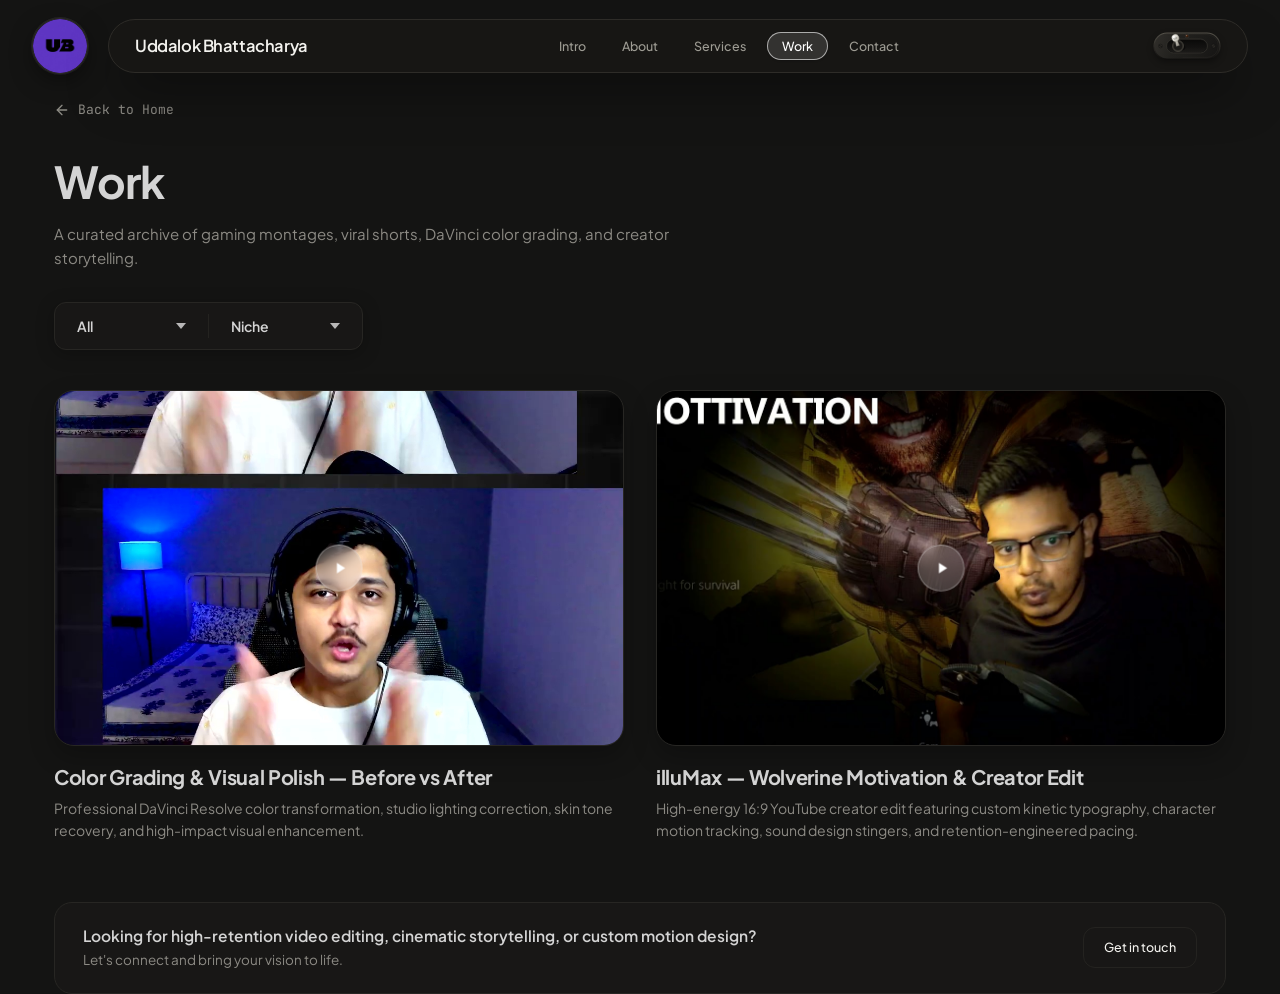
<file: work.html>
<!DOCTYPE html>
<html lang="en">
<head>
  <meta charset="UTF-8">
  <meta name="viewport" content="width=device-width, initial-scale=1.0">
  <title>Work — Uddalok Bhattacharya | Video Editor</title>
  <meta name="description" content="All video editing projects, gaming montages, reels, and cinematic edits by Uddalok Bhattacharya.">

  <!-- Favicon & Google Search SERP Icon (Matching ss-events & Google Search Central Guidelines) -->
  <link rel="icon" href="/favicon.ico" type="image/x-icon">
  <link rel="shortcut icon" href="/favicon.ico" type="image/x-icon">
  <link rel="icon" href="/favicon.png" type="image/png" sizes="48x48">
  <link rel="icon" type="image/svg+xml" href="/assets/avatar.svg">
  <link rel="apple-touch-icon" sizes="180x180" href="/assets/images/apple-touch-icon.png">
  <link rel="manifest" href="/site.webmanifest">
  <meta name="theme-color" content="#0d0c0c">

  <!-- Search Engine Thumbnail Meta (Explicit signals for Google SERP snippet thumbnail) -->
  <meta name="thumbnail" content="https://www.uddalokbhattacharya.com/assets/images/logo-512.png">
  <link rel="image_src" href="https://www.uddalokbhattacharya.com/assets/images/logo-512.png">

  <!-- Open Graph & Social Sharing -->
  <meta property="og:type" content="website">
  <meta property="og:site_name" content="Uddalok Bhattacharya">
  <meta property="og:title" content="Work — Uddalok Bhattacharya | Video Editor">
  <meta property="og:description" content="All video editing projects, gaming montages, reels, and cinematic edits by Uddalok Bhattacharya.">
  <meta property="og:image" content="https://www.uddalokbhattacharya.com/assets/images/logo-512.png">
  <meta property="og:image:secure_url" content="https://www.uddalokbhattacharya.com/assets/images/logo-512.png">
  <meta property="og:image:type" content="image/png">
  <meta property="og:image:width" content="512">
  <meta property="og:image:height" content="512">
  <meta property="og:image:alt" content="Uddalok Bhattacharya Logo">
  <meta property="og:url" content="https://www.uddalokbhattacharya.com/work.html">

  <!-- Twitter Card -->
  <meta name="twitter:card" content="summary">
  <meta name="twitter:title" content="Work — Uddalok Bhattacharya | Video Editor">
  <meta name="twitter:description" content="All video editing projects, gaming montages, reels, and cinematic edits by Uddalok Bhattacharya.">
  <meta name="twitter:image" content="https://www.uddalokbhattacharya.com/assets/images/logo-512.png">
  <meta name="twitter:image:alt" content="Uddalok Bhattacharya Logo">

  <!-- Structured Data for Google Rich Snippets & Search Thumbnails -->
  <script type="application/ld+json">
  {
    "@context": "https://schema.org",
    "@graph": [
      {
        "@type": "WebPage",
        "@id": "https://www.uddalokbhattacharya.com/work.html#webpage",
        "url": "https://www.uddalokbhattacharya.com/work.html",
        "name": "Work — Uddalok Bhattacharya | Video Editor",
        "primaryImageOfPage": {
          "@type": "ImageObject",
          "url": "https://www.uddalokbhattacharya.com/assets/images/logo-512.png",
          "width": 512,
          "height": 512
        },
        "image": "https://www.uddalokbhattacharya.com/assets/images/logo-512.png"
      }
    ]
  }
  </script>

  <!-- Google Fonts Preconnect -->
  <link rel="preconnect" href="https://fonts.googleapis.com">
  <link rel="preconnect" href="https://fonts.gstatic.com" crossorigin>
  <link href="https://fonts.googleapis.com/css2?family=JetBrains+Mono:wght@400;500;600&family=Plus+Jakarta+Sans:wght@400;500;600;700;800&display=swap" rel="stylesheet">

  <!-- Main Stylesheet -->
  <link rel="stylesheet" href="css/style.css?v=12">
</head>
<body>

  <!-- FIXED HEADER (Standalone Circular Logo Left + Nav Capsule) -->
  <header class="header-fixed-wrap">
    <div class="header-outer-container">
      
      <!-- Standalone Circular Logo Left (outside capsule) -->
      <a id="standalone-logo-link" href="index.html" class="header-standalone-logo" aria-label="Uddalok Bhattacharya Home">
        <img src="assets/images/logo-circle.png" alt="UB" class="standalone-logo-img">
      </a>

      <!-- Main Nav Capsule -->
      <div id="main-nav-capsule" class="main-nav-capsule">
        
        <!-- Brand Logo / Name: Links back to home -->
        <a id="nav-logo-link" href="index.html" class="nav-logo-link" aria-label="Uddalok Bhattacharya Home">
          <span class="nav-brand-text">
            <span class="brand-text-full">Uddalok Bhattacharya</span>
            <span class="brand-text-short">Uddalok</span>
          </span>
        </a>

      <!-- Center Nav Links: "Work" is active capsule -->
      <nav class="nav-menu" aria-label="Primary Navigation">
        <a href="index.html#hero" class="nav-btn-link">Intro</a>
        <a href="index.html#about" class="nav-btn-link">About</a>
        <a href="services.html" class="nav-btn-link">Services</a>
        <a href="work.html" class="nav-btn-link active">Work</a>
        <a href="index.html#contact" class="nav-btn-link">Contact</a>
      </nav>

      <!-- Right Header Actions: Vintage Switch + Mobile Menu Toggle -->
      <div class="header-right-actions">
        <div class="switch-right-wrap">
        <button 
          id="nav-vintage-toggle-btn" 
          class="nav-vintage-toggle-btn" 
          type="button" 
          role="switch" 
          aria-checked="false" 
          aria-label="Vintage toggle switch: currently in Dark mode. Click to toggle to Royal Purple mode."
          title="Flip switch to Day / Purple Mode"
        >
          <svg id="vintageSwitchSvg" viewBox="0 0 68 28" class="vintage-switch-svg" fill="none" xmlns="http://www.w3.org/2000/svg">
            <defs>
              <!-- Dark Plate Linear Gradient -->
              <linearGradient id="vintagePlateDark" x1="0" y1="0" x2="68" y2="28" gradientUnits="userSpaceOnUse">
                <stop offset="0%" stop-color="#32302C"/>
                <stop offset="35%" stop-color="#22211E"/>
                <stop offset="70%" stop-color="#1C1B19"/>
                <stop offset="100%" stop-color="#151413"/>
              </linearGradient>

              <!-- Purple Theme Plate Gradient -->
              <linearGradient id="vintagePlatePurple" x1="0" y1="0" x2="68" y2="28" gradientUnits="userSpaceOnUse">
                <stop offset="0%" stop-color="#4C1D95"/>
                <stop offset="30%" stop-color="#3B1578"/>
                <stop offset="70%" stop-color="#290E52"/>
                <stop offset="100%" stop-color="#1C0938"/>
              </linearGradient>

              <!-- Rim Highlight Dark -->
              <linearGradient id="rimHighlightDark" x1="0" y1="0" x2="0" y2="28" gradientUnits="userSpaceOnUse">
                <stop offset="0%" stop-color="#57544C"/>
                <stop offset="50%" stop-color="#2E2C28"/>
                <stop offset="100%" stop-color="#0E0D0C"/>
              </linearGradient>

              <!-- Rim Highlight Purple -->
              <linearGradient id="rimHighlightPurple" x1="0" y1="0" x2="0" y2="28" gradientUnits="userSpaceOnUse">
                <stop offset="0%" stop-color="#C084FC"/>
                <stop offset="50%" stop-color="#7E22CE"/>
                <stop offset="100%" stop-color="#3B0764"/>
              </linearGradient>

              <!-- Cavity Recessed Slot Shadow -->
              <linearGradient id="cavityShadow" x1="0" y1="0" x2="0" y2="14" gradientUnits="userSpaceOnUse">
                <stop offset="0%" stop-color="#080807" stop-opacity="0.95"/>
                <stop offset="60%" stop-color="#131211" stop-opacity="0.85"/>
                <stop offset="100%" stop-color="#21201D" stop-opacity="0.6"/>
              </linearGradient>

              <!-- Lever Baton Metallic Gradient Dark -->
              <linearGradient id="leverBatonDark" x1="0" y1="0" x2="14" y2="14" gradientUnits="userSpaceOnUse">
                <stop offset="0%" stop-color="#F5F4F0"/>
                <stop offset="25%" stop-color="#D5D2C8"/>
                <stop offset="55%" stop-color="#8C887E"/>
                <stop offset="85%" stop-color="#57544C"/>
                <stop offset="100%" stop-color="#3A3833"/>
              </linearGradient>

              <!-- Lever Baton Metallic Gradient Active / Light -->
              <linearGradient id="leverBatonLight" x1="0" y1="0" x2="14" y2="14" gradientUnits="userSpaceOnUse">
                <stop offset="0%" stop-color="#FFF9E6"/>
                <stop offset="30%" stop-color="#F5D77F"/>
                <stop offset="70%" stop-color="#D4A738"/>
                <stop offset="100%" stop-color="#99701E"/>
              </linearGradient>

              <!-- Pilot Bulb Amber Light ON -->
              <radialGradient id="pilotBulbOn" cx="50%" cy="50%" r="50%">
                <stop offset="0%" stop-color="#FFFFFF" stop-opacity="1"/>
                <stop offset="25%" stop-color="#FEF3C7" stop-opacity="1"/>
                <stop offset="65%" stop-color="#F59E0B" stop-opacity="0.95"/>
                <stop offset="90%" stop-color="#D97706" stop-opacity="0.9"/>
                <stop offset="100%" stop-color="#92400E" stop-opacity="0.8"/>
              </radialGradient>

              <!-- Pilot Bulb Dim OFF -->
              <radialGradient id="pilotBulbOff" cx="40%" cy="40%" r="50%">
                <stop offset="0%" stop-color="#78350F" stop-opacity="0.6"/>
                <stop offset="60%" stop-color="#451A03" stop-opacity="0.8"/>
                <stop offset="100%" stop-color="#1A0B02" stop-opacity="0.9"/>
              </radialGradient>
            </defs>

            <!-- Face Plate -->
            <rect class="switch-plate" x="1" y="1" width="66" height="26" rx="13" fill="url(#vintagePlateDark)" stroke="url(#rimHighlightDark)" stroke-width="1.2"/>
            <rect class="switch-inner-rim" x="2.6" y="2.6" width="62.8" height="22.8" rx="11.4" fill="none" stroke="#2A2825" stroke-width="0.6" stroke-dasharray="100" opacity="0.8"/>

            <!-- Left Screw Rivet -->
            <g transform="translate(7.5, 14)">
              <circle cx="0" cy="0" r="1.9" fill="#2C2A26" stroke="#141413" stroke-width="0.4"/>
              <line x1="-1.3" y1="-0.7" x2="1.3" y2="0.7" stroke="#0D0D0C" stroke-width="0.5" stroke-linecap="round"/>
            </g>

            <!-- Right Screw Rivet -->
            <g transform="translate(60.5, 14)">
              <circle cx="0" cy="0" r="1.9" fill="#2C2A26" stroke="#141413" stroke-width="0.4"/>
              <line x1="-1.2" y1="0.9" x2="1.2" y2="-0.9" stroke="#0D0D0C" stroke-width="0.5" stroke-linecap="round"/>
            </g>

            <!-- Recessed Cavity Slot -->
            <g transform="translate(13.5, 7)">
              <rect class="switch-cavity-rim" x="0" y="0" width="41" height="14" rx="7" fill="#151413" stroke="#33312C" stroke-width="0.8"/>
              <rect x="1" y="1" width="39" height="12" rx="6" fill="url(#cavityShadow)"/>
            </g>

            <!-- Pilot LED Indicator -->
            <g transform="translate(34, 4)">
              <circle cx="0" cy="0" r="2.2" fill="#3D3B36" stroke="#262522" stroke-width="0.4"/>
              <circle class="pilot-gem" cx="0" cy="0" r="1.6" fill="url(#pilotBulbOff)"/>
              <circle cx="-0.4" cy="-0.4" r="0.5" fill="#FFFFFF" opacity="0.3"/>
            </g>

            <!-- Mechanical Lever Group -->
            <g id="switchLeverG" class="switch-lever-group">
              <ellipse cx="2.5" cy="15.5" rx="4.8" ry="3" fill="#000000" opacity="0.45"/>
              <circle cx="0" cy="14" r="5.5" fill="#2D2B27" stroke="#4D4A43" stroke-width="0.7"/>
              <circle cx="0" cy="14" r="4" fill="#1A1917"/>

              <g class="baton-lever-tilt">
                <path d="M -1.8 14 L -1.1 6.8 L 1.1 6.8 L 1.8 14 Z" fill="url(#leverBatonDark)" stroke="#33312C" stroke-width="0.35"/>
                <circle cx="0" cy="5.5" r="3.5" fill="url(#leverBatonDark)" stroke="#A3A199" stroke-width="0.45"/>
                <ellipse cx="-1" cy="4.5" rx="1.1" ry="1.6" transform="rotate(-25 -1 4.5)" fill="#FFFFFF" opacity="0.75"/>
                <line x1="-2" y1="5.5" x2="2" y2="5.5" stroke="#2E2D2A" stroke-width="0.35" opacity="0.7"/>
                <line x1="-1.6" y1="6.5" x2="1.6" y2="6.5" stroke="#2E2D2A" stroke-width="0.35" opacity="0.7"/>
              </g>
            </g>
          </svg>
        </button>
      </div>

        <!-- Mobile Menu Toggle Button (Hamburger / Cross) -->
        <button 
          id="mobileMenuToggleBtn" 
          class="mobile-menu-toggle-btn" 
          type="button" 
          aria-label="Toggle navigation menu" 
          aria-expanded="false"
        >
          <span class="hamburger-bar"></span>
          <span class="hamburger-bar"></span>
          <span class="hamburger-bar"></span>
        </button>
      </div>

    </div>
    </div>

    <!-- Mobile Navigation Floating Drawer -->
    <div class="mobile-nav-drawer" id="mobileNavDrawer" aria-hidden="true">
      <nav class="mobile-nav-links" aria-label="Mobile Navigation">
        <a href="index.html#hero" class="mobile-nav-item">
          <span>Intro</span>
          <span class="mobile-nav-sub">01</span>
        </a>
        <a href="index.html#about" class="mobile-nav-item">
          <span>About</span>
          <span class="mobile-nav-sub">02</span>
        </a>
        <a href="services.html" class="mobile-nav-item">
          <span>Services</span>
          <span class="mobile-nav-sub">03</span>
        </a>
        <a href="work.html" class="mobile-nav-item active">
          <span>Work</span>
          <span class="mobile-nav-sub">04</span>
        </a>
        <a href="index.html#contact" class="mobile-nav-item">
          <span>Contact</span>
          <span class="mobile-nav-sub">05</span>
        </a>
      </nav>
    </div>
  </header>

  <!-- MAIN CONTENT CONTAINER -->
  <main class="page-container" style="padding-top: 100px;">

    <!-- Top Navigation Row: Back Link -->
    <div class="work-page-nav-row">
      <a href="index.html" class="back-to-home-link">
        <svg width="16" height="16" viewBox="0 0 24 24" fill="none" stroke="currentColor" stroke-width="2" stroke-linecap="round" stroke-linejoin="round">
          <line x1="19" y1="12" x2="5" y2="12"/>
          <polyline points="12 19 5 12 12 5"/>
        </svg>
        <span>Back to Home</span>
      </a>
    </div>

    <!-- Page Title & Header -->
    <div class="work-page-intro">
      <h1 class="work-page-title">Work</h1>
      <p class="work-page-sub">
        A curated archive of gaming montages, viral shorts, DaVinci color grading, and creator storytelling.
      </p>
    </div>

    <!-- ======================================================================
         SEGMENTED FILTER BAR (Strictly matching user specifications)
         [ All ▾ | Niche ▾ ]
         ====================================================================== -->
    <section class="filter-bar-container" aria-label="Project Filters">
      <!-- The Segmented Bar -->
      <div class="segmented-filter-bar" id="segmentedFilterBar">
        
        <!-- Left Segment: "All" with 2 options: Videos & Shorts. Arrow flips up when clicked. -->
        <div class="filter-segment-wrap">
          <button 
            type="button" 
            class="filter-segment-btn" 
            id="categorySegmentBtn" 
            aria-haspopup="listbox" 
            aria-expanded="false"
            aria-label="Filter by format: Videos or Shorts"
          >
            <span class="filter-segment-label" id="categorySegmentLabel">All</span>
            <svg class="filter-chevron-icon" viewBox="0 0 10 6" width="10" height="6" aria-hidden="true">
              <polygon points="0,0 10,0 5,6" fill="currentColor"/>
            </svg>
          </button>

          <!-- Format Dropdown Menu: Exactly 2 options: Videos & Shorts -->
          <div class="filter-dropdown-menu" id="categoryDropdownMenu" role="listbox">
            <button type="button" class="dropdown-menu-item" data-filter-type="format" data-filter-value="videos">
              <span>Videos</span>
              <svg class="dropdown-check-icon" viewBox="0 0 24 24" fill="none" stroke="currentColor" stroke-width="2.5"><polyline points="20 6 9 17 4 12"/></svg>
            </button>
            <button type="button" class="dropdown-menu-item" data-filter-type="format" data-filter-value="shorts">
              <span>Shorts</span>
              <svg class="dropdown-check-icon" viewBox="0 0 24 24" fill="none" stroke="currentColor" stroke-width="2.5"><polyline points="20 6 9 17 4 12"/></svg>
            </button>
          </div>
        </div>

        <!-- Vertical Divider line between segments: | -->
        <div class="filter-bar-divider" aria-hidden="true"></div>

        <!-- Right Segment: "Niche" with many options: Gaming, Gaming montage, etc. Arrow flips up when clicked. -->
        <div class="filter-segment-wrap">
          <button 
            type="button" 
            class="filter-segment-btn" 
            id="nicheSegmentBtn" 
            aria-haspopup="listbox" 
            aria-expanded="false"
            aria-label="Filter by niche"
          >
            <span class="filter-segment-label" id="nicheSegmentLabel">Niche</span>
            <svg class="filter-chevron-icon" viewBox="0 0 10 6" width="10" height="6" aria-hidden="true">
              <polygon points="0,0 10,0 5,6" fill="currentColor"/>
            </svg>
          </button>

          <!-- Niche Dropdown Menu with Gaming, Gaming montage, etc. -->
          <div class="filter-dropdown-menu" id="nicheDropdownMenu" role="listbox">
            <button type="button" class="dropdown-menu-item selected" data-filter-type="niche" data-filter-value="all">
              <span>All Niches</span>
              <svg class="dropdown-check-icon" viewBox="0 0 24 24" fill="none" stroke="currentColor" stroke-width="2.5"><polyline points="20 6 9 17 4 12"/></svg>
            </button>
            <button type="button" class="dropdown-menu-item" data-filter-type="niche" data-filter-value="gaming">
              <span>Gaming</span>
              <svg class="dropdown-check-icon" viewBox="0 0 24 24" fill="none" stroke="currentColor" stroke-width="2.5"><polyline points="20 6 9 17 4 12"/></svg>
            </button>
            <button type="button" class="dropdown-menu-item" data-filter-type="niche" data-filter-value="gaming-montage">
              <span>Gaming montage</span>
              <svg class="dropdown-check-icon" viewBox="0 0 24 24" fill="none" stroke="currentColor" stroke-width="2.5"><polyline points="20 6 9 17 4 12"/></svg>
            </button>
            <button type="button" class="dropdown-menu-item" data-filter-type="niche" data-filter-value="talking-head">
              <span>Talking Head</span>
              <svg class="dropdown-check-icon" viewBox="0 0 24 24" fill="none" stroke="currentColor" stroke-width="2.5"><polyline points="20 6 9 17 4 12"/></svg>
            </button>
            <button type="button" class="dropdown-menu-item" data-filter-type="niche" data-filter-value="documentary">
              <span>Documentary / Storytelling</span>
              <svg class="dropdown-check-icon" viewBox="0 0 24 24" fill="none" stroke="currentColor" stroke-width="2.5"><polyline points="20 6 9 17 4 12"/></svg>
            </button>
            <button type="button" class="dropdown-menu-item" data-filter-type="niche" data-filter-value="tech">
              <span>Tech &amp; Gadgets</span>
              <svg class="dropdown-check-icon" viewBox="0 0 24 24" fill="none" stroke="currentColor" stroke-width="2.5"><polyline points="20 6 9 17 4 12"/></svg>
            </button>
            <button type="button" class="dropdown-menu-item" data-filter-type="niche" data-filter-value="vlog">
              <span>Vlogs &amp; Travel</span>
              <svg class="dropdown-check-icon" viewBox="0 0 24 24" fill="none" stroke="currentColor" stroke-width="2.5"><polyline points="20 6 9 17 4 12"/></svg>
            </button>
            <button type="button" class="dropdown-menu-item" data-filter-type="niche" data-filter-value="commercial">
              <span>Commercial &amp; Brand Ads</span>
              <svg class="dropdown-check-icon" viewBox="0 0 24 24" fill="none" stroke="currentColor" stroke-width="2.5"><polyline points="20 6 9 17 4 12"/></svg>
            </button>
            <button type="button" class="dropdown-menu-item" data-filter-type="niche" data-filter-value="anime">
              <span>Anime &amp; Edit Montage</span>
              <svg class="dropdown-check-icon" viewBox="0 0 24 24" fill="none" stroke="currentColor" stroke-width="2.5"><polyline points="20 6 9 17 4 12"/></svg>
            </button>
            <button type="button" class="dropdown-menu-item" data-filter-type="niche" data-filter-value="finance">
              <span>Finance &amp; Business</span>
              <svg class="dropdown-check-icon" viewBox="0 0 24 24" fill="none" stroke="currentColor" stroke-width="2.5"><polyline points="20 6 9 17 4 12"/></svg>
            </button>
          </div>
        </div>

      </div>
    </section>

    <!-- ======================================================================
         PROJECTS SHOWCASE GRID (Filtered in real-time)
         ====================================================================== -->
    <div class="work-all-projects-grid" id="projectsGrid">

      <!-- Project 1: Color Grading & Visual Polish -->
      <article 
        class="work-project-item" 
        data-type="shorts" 
        data-niche="talking-head" 
        data-video-src="assets/videos/work_pf.mp4"
        tabindex="0"
        role="button"
        aria-label="View project: Color Grading & Visual Polish — Before vs After"
      >
        <div class="project-thumbnail-box">
          <video 
            src="assets/videos/work_pf.mp4" 
            poster="assets/images/work_pf.jpg" 
            muted 
            loop 
            playsinline 
            preload="metadata"
            class="project-preview-img"
          ></video>
          <div class="project-play-hover-btn">
            <svg viewBox="0 0 24 24"><path d="M8 5v14l11-7z"/></svg>
          </div>
        </div>
        <div class="project-details-wrap">
          <h3 class="project-item-title">Color Grading &amp; Visual Polish — Before vs After</h3>
          <p class="project-item-desc">
            Professional DaVinci Resolve color transformation, studio lighting correction, skin tone recovery, and high-impact visual enhancement.
          </p>
        </div>
      </article>

      <!-- Project 2: illuMax Wolverine Motivation & Creator Edit -->
      <article 
        class="work-project-item" 
        data-type="videos" 
        data-niche="gaming-montage" 
        data-video-src="assets/videos/work_illumax.mp4"
        tabindex="0"
        role="button"
        aria-label="View project: illuMax — Wolverine Motivation & Creator Edit"
      >
        <div class="project-thumbnail-box">
          <video 
            src="assets/videos/work_illumax.mp4" 
            poster="assets/images/work_illumax.jpg" 
            muted 
            loop 
            playsinline 
            preload="metadata"
            class="project-preview-img"
          ></video>
          <div class="project-play-hover-btn">
            <svg viewBox="0 0 24 24"><path d="M8 5v14l11-7z"/></svg>
          </div>
        </div>
        <div class="project-details-wrap">
          <h3 class="project-item-title">illuMax — Wolverine Motivation &amp; Creator Edit</h3>
          <p class="project-item-desc">
            High-energy 16:9 YouTube creator edit featuring custom kinetic typography, character motion tracking, sound design stingers, and retention-engineered pacing.
          </p>
        </div>
      </article>

    </div>

    <!-- Empty State when no projects match filters -->
    <div class="filter-empty-state" id="filterEmptyState">
      <h3 class="filter-empty-title">No matching projects found</h3>
      <p class="filter-empty-sub">Try selecting another category or niche combination.</p>
    </div>

    <!-- Bottom Callout Banner -->
    <div class="work-cta-banner" style="margin-top: 60px;">
      <div class="work-cta-text">
        <h4 class="work-cta-heading">Looking for high-retention video editing, cinematic storytelling, or custom motion design?</h4>
        <p class="work-cta-sub">Let's connect and bring your vision to life.</p>
      </div>
      <a href="index.html#contact" class="work-cta-btn">Get in touch</a>
    </div>

  </main>

  <!-- VIDEO PLAYER MODAL -->
  <div class="video-modal" id="videoModal" role="dialog" aria-modal="true" aria-label="Video Player Modal">
    <div class="modal-content" id="modalContentBox">
      <button class="close-modal-btn" id="closeModalBtn" aria-label="Close modal">✕</button>
      <video id="modalVideoPlayer" controls playsinline class="modal-video-player" style="display: none;"></video>
    </div>
  </div>

  <!-- Unified JS Script -->
  <script src="js/app.js?v=10"></script>
</body>
</html>
</file>
<file: css/style.css>
/* ==========================================================================
   UDDALOK BHATTACHARYA — VIDEO EDITOR PORTFOLIO STYLES
   Exact Header, Vintage Skeuomorphic Switch & Typography from Reference
   ========================================================================== */

:root {
  /* Obsidian Dark Theme (Reference Default) */
  --bg-main: #141413;
  --bg-card: #181716;
  --bg-card-hover: #22211F;
  --bg-nav: rgba(24, 23, 21, 0.92);
  --border-nav: #2E2C28;
  --border-subtle: #242320;
  --border-card: #272623;
  --border-card-hover: #423F39;
  
  --text-main: #F3F2EE;
  --text-headline: #D4D4D4;
  --text-muted: #8C8A84;
  --text-subtle: #6E6C66;
  --text-underline: #8C8A84;
  
  --accent-amber: #E5983A;
  --accent-amber-glow: rgba(229, 152, 58, 0.25);

  --font-sans: 'Plus Jakarta Sans', -apple-system, BlinkMacSystemFont, 'Segoe UI', Roboto, sans-serif;
  --font-display: 'Plus Jakarta Sans', -apple-system, BlinkMacSystemFont, 'Segoe UI', Roboto, sans-serif;
  --font-mono: 'JetBrains Mono', ui-monospace, SFMono-Regular, Menlo, Monaco, Consolas, monospace;

  --transition-theme: background-color 0.35s cubic-bezier(0.16, 1, 0.3, 1),
                      color 0.35s cubic-bezier(0.16, 1, 0.3, 1),
                      border-color 0.35s cubic-bezier(0.16, 1, 0.3, 1),
                      box-shadow 0.35s cubic-bezier(0.16, 1, 0.3, 1);
}

/* --------------------------------------------------------------------------
   Deep Dark Purple Theme (Rich midnight purple as requested)
   -------------------------------------------------------------------------- */
[data-theme="purple"] {
  --bg-main: #0B0314; /* Ultra-deep dark nocturnal purple */
  --bg-card: #140624;
  --bg-card-hover: #1E0A36;
  --bg-nav: rgba(16, 5, 28, 0.94);
  --border-nav: rgba(147, 51, 234, 0.3);
  --border-subtle: rgba(147, 51, 234, 0.16);
  --border-card: rgba(147, 51, 234, 0.22);
  --border-card-hover: rgba(192, 132, 252, 0.45);

  --text-main: #FFFFFF; /* Pure white font as requested */
  --text-headline: #FFFFFF;
  --text-muted: #D8B4FE;
  --text-subtle: #A855F7;
  --text-underline: #C084FC;

  --accent-amber: #F59E0B;
  --accent-amber-glow: rgba(245, 158, 11, 0.3);
}

/* Base Resets */
*, *::before, *::after {
  box-sizing: border-box;
  margin: 0;
  padding: 0;
}

html {
  font-family: var(--font-sans);
  background-color: var(--bg-main);
  color: var(--text-main);
  scroll-behavior: smooth;
  -webkit-font-smoothing: antialiased;
  -moz-osx-font-smoothing: grayscale;
}

body {
  min-height: 100vh;
  background-color: var(--bg-main);
  color: var(--text-main);
  transition: var(--transition-theme);
  line-height: 1.5;
  overflow-x: hidden;
  position: relative;
}

::selection {
  background: rgba(229, 152, 58, 0.3);
  color: #FFFFFF;
}

[data-theme="purple"] ::selection {
  background: rgba(192, 132, 252, 0.45);
  color: #FFFFFF;
}

a {
  color: inherit;
  text-decoration: none;
}

button {
  background: none;
  border: none;
  cursor: pointer;
  font-family: inherit;
  color: inherit;
}

/* Ambient Background Glow */
.ambient-glow {
  position: absolute;
  top: 40px;
  left: 50%;
  transform: translateX(-50%);
  width: 100%;
  max-width: 84rem;
  height: 30rem;
  background: linear-gradient(to bottom, rgba(229, 152, 58, 0.06), rgba(217, 119, 6, 0.02), transparent);
  filter: blur(80px);
  pointer-events: none;
  z-index: -10;
  transition: opacity 0.5s ease;
}

[data-theme="purple"] .ambient-glow {
  background: linear-gradient(to bottom, rgba(147, 51, 234, 0.12), rgba(88, 28, 135, 0.04), transparent);
}

/* Expanded Main Container (Widescreen immersive scale) */
.page-container {
  max-width: 1380px; /* Expanded for immersive presence */
  margin: 0 auto;
  padding: 0 16px;
  position: relative;
  z-index: 1;
}

@media (min-width: 480px) {
  .page-container {
    padding: 0 24px;
  }
}

@media (min-width: 640px) {
  .page-container {
    padding: 0 40px;
  }
}

@media (min-width: 1024px) {
  .page-container {
    padding: 0 54px;
  }
}

@media (min-width: 1400px) {
  .page-container {
    padding: 0 64px;
  }
}

/* --------------------------------------------------------------------------
   HEADER (Standalone Circular Logo Left + Main Nav Capsule)
   -------------------------------------------------------------------------- */
.header-fixed-wrap {
  position: fixed;
  top: 10px;
  left: 0;
  right: 0;
  z-index: 50;
  display: flex;
  flex-direction: column;
  align-items: center;
  padding: 0 12px;
  pointer-events: none;
}

@media (min-width: 640px) {
  .header-fixed-wrap {
    top: 18px;
    padding: 0 24px;
  }
}

@media (min-width: 1024px) {
  .header-fixed-wrap {
    padding: 0 32px;
  }
}

/* Outer Flex Container: Holds Standalone Logo + Capsule */
.header-outer-container {
  width: 100%;
  max-width: 1380px;
  display: flex;
  align-items: center;
  justify-content: space-between;
  gap: 10px;
  pointer-events: none;
}

@media (min-width: 640px) {
  .header-outer-container {
    gap: 16px;
  }
}

@media (min-width: 1024px) {
  .header-outer-container {
    gap: 20px;
  }
}

/* Standalone Circular Logo on Left outside capsule */
.header-standalone-logo {
  pointer-events: auto;
  display: inline-flex;
  align-items: center;
  justify-content: center;
  flex-shrink: 0;
  border-radius: 50%;
  text-decoration: none;
  outline: none;
  transition: transform 0.25s cubic-bezier(0.16, 1, 0.3, 1);
}

.standalone-logo-img {
  width: 44px;
  height: 44px;
  border-radius: 50%;
  object-fit: cover;
  display: block;
  background-color: var(--bg-nav);
  backdrop-filter: blur(20px);
  -webkit-backdrop-filter: blur(20px);
  border: 1.5px solid var(--border-nav);
  box-shadow: 0 8px 24px -4px rgba(0, 0, 0, 0.55), 0 0 0 1px rgba(255, 255, 255, 0.08);
  transition: transform 0.25s cubic-bezier(0.16, 1, 0.3, 1), box-shadow 0.25s ease, border-color 0.25s ease;
}

@media (min-width: 640px) {
  .standalone-logo-img {
    width: 50px;
    height: 50px;
  }
}

@media (min-width: 1024px) {
  .standalone-logo-img {
    width: 56px;
    height: 56px;
  }
}

.header-standalone-logo:hover .standalone-logo-img {
  transform: scale(1.08);
  box-shadow: 0 12px 30px -4px rgba(0, 0, 0, 0.65), 0 0 18px rgba(168, 85, 247, 0.45);
  border-color: rgba(192, 132, 252, 0.7);
}

.header-standalone-logo:active .standalone-logo-img {
  transform: scale(0.95);
}

[data-theme="purple"] .standalone-logo-img {
  border-color: rgba(192, 132, 252, 0.4);
  box-shadow: 0 8px 24px -4px rgba(45, 10, 80, 0.5), 0 0 0 1px rgba(192, 132, 252, 0.25);
}

[data-theme="purple"] .header-standalone-logo:hover .standalone-logo-img {
  box-shadow: 0 12px 30px -4px rgba(45, 10, 80, 0.7), 0 0 22px rgba(192, 132, 252, 0.6);
  border-color: #E9D5FF;
}

.main-nav-capsule {
  pointer-events: auto;
  display: flex;
  align-items: center;
  justify-content: space-between;
  gap: 8px;
  background-color: var(--bg-nav);
  backdrop-filter: blur(24px);
  -webkit-backdrop-filter: blur(24px);
  border: 1px solid var(--border-nav);
  border-radius: 9999px;
  padding: 6px 12px;
  box-shadow: 0 25px 50px -12px rgba(0, 0, 0, 0.5);
  flex: 1 1 auto;
  min-width: 0;
  max-width: 1260px; /* Expanded header capsule matching wider interface */
  transition: var(--transition-theme);
}

@media (min-width: 480px) {
  .main-nav-capsule {
    padding: 8px 16px;
    gap: 12px;
  }
}

@media (min-width: 768px) {
  .main-nav-capsule {
    padding: 10px 24px;
    gap: 22px;
  }
}

/* Brand Name Left */
.nav-logo-link {
  display: flex;
  align-items: center;
  gap: 9px;
  cursor: pointer;
  padding-left: 2px;
  flex-shrink: 1;
  min-width: 0;
  outline: none;
  text-decoration: none;
}

.nav-brand-logo {
  width: 24px;
  height: 24px;
  border-radius: 50%;
  object-fit: cover;
  display: block;
  flex-shrink: 0;
  box-shadow: 0 0 0 1px rgba(255, 255, 255, 0.12);
  transition: transform 0.2s cubic-bezier(0.16, 1, 0.3, 1), box-shadow 0.2s ease;
}

@media (min-width: 480px) {
  .nav-brand-logo {
    width: 26px;
    height: 26px;
  }
}

@media (min-width: 640px) {
  .nav-brand-logo {
    width: 28px;
    height: 28px;
  }
}

.nav-logo-link:hover .nav-brand-logo {
  transform: scale(1.06);
  box-shadow: 0 0 0 1.5px rgba(129, 140, 248, 0.5);
}

.nav-brand-text {
  font-family: var(--font-display);
  font-weight: 600;
  font-size: 14px;
  color: var(--text-main);
  letter-spacing: -0.025em;
  white-space: nowrap;
  transition: opacity 0.2s ease, color 0.2s ease;
}

.brand-text-short {
  display: inline;
}

.brand-text-full {
  display: none;
}

@media (min-width: 520px) {
  .brand-text-short {
    display: none;
  }
  .brand-text-full {
    display: inline;
  }
}

@media (min-width: 480px) {
  .nav-brand-text {
    font-size: 15.5px;
  }
}

@media (min-width: 640px) {
  .nav-brand-text {
    font-size: 16.5px;
  }
}

.nav-logo-link:hover .nav-brand-text {
  opacity: 0.85;
}

/* Header Right Actions (Switch + Mobile Menu Toggle) */
.header-right-actions {
  display: flex;
  align-items: center;
  gap: 8px;
  flex-shrink: 0;
}

@media (min-width: 480px) {
  .header-right-actions {
    gap: 10px;
  }
}

/* Mobile Menu Toggle Button (Visible only on mobile < 640px) */
.mobile-menu-toggle-btn {
  display: flex;
  flex-direction: column;
  justify-content: center;
  align-items: center;
  gap: 4px;
  width: 34px;
  height: 34px;
  border-radius: 9999px;
  background: rgba(255, 255, 255, 0.05);
  border: 1px solid var(--border-card);
  color: var(--text-headline);
  cursor: pointer;
  pointer-events: auto;
  transition: background 0.2s ease, border-color 0.2s ease, transform 0.15s ease;
  touch-action: manipulation;
  -webkit-tap-highlight-color: transparent;
  padding: 0;
}

.mobile-menu-toggle-btn:hover {
  background: rgba(255, 255, 255, 0.1);
  border-color: var(--accent-amber);
}

.mobile-menu-toggle-btn:active {
  transform: scale(0.95);
}

[data-theme="purple"] .mobile-menu-toggle-btn:hover {
  border-color: #C084FC;
}

@media (min-width: 640px) {
  .mobile-menu-toggle-btn {
    display: none !important;
  }
}

.hamburger-bar {
  display: block;
  width: 14px;
  height: 1.5px;
  background: currentColor;
  border-radius: 9999px;
  transition: transform 0.25s cubic-bezier(0.16, 1, 0.3, 1),
              opacity 0.2s ease;
}

.mobile-menu-toggle-btn.is-open .hamburger-bar:nth-child(1) {
  transform: translateY(5.5px) rotate(45deg);
}

.mobile-menu-toggle-btn.is-open .hamburger-bar:nth-child(2) {
  opacity: 0;
}

.mobile-menu-toggle-btn.is-open .hamburger-bar:nth-child(3) {
  transform: translateY(-5.5px) rotate(-45deg);
}

/* Mobile Navigation Floating Drawer (Subtle, sleek glassmorphism) */
.mobile-nav-drawer {
  pointer-events: none;
  width: 100%;
  max-width: 360px;
  margin-top: 8px;
  background-color: var(--bg-nav);
  backdrop-filter: blur(28px);
  -webkit-backdrop-filter: blur(28px);
  border: 1px solid var(--border-nav);
  border-radius: 18px;
  padding: 6px;
  box-shadow: 0 25px 60px rgba(0, 0, 0, 0.85);
  opacity: 0;
  transform: translateY(-8px) scale(0.96);
  transition: opacity 0.22s cubic-bezier(0.16, 1, 0.3, 1),
              transform 0.22s cubic-bezier(0.16, 1, 0.3, 1);
  z-index: 45;
}

.mobile-nav-drawer.show {
  pointer-events: auto;
  opacity: 1;
  transform: translateY(0) scale(1);
}

@media (min-width: 640px) {
  .mobile-nav-drawer {
    display: none !important;
  }
}

.mobile-nav-links {
  display: flex;
  flex-direction: column;
  gap: 3px;
}

.mobile-nav-item {
  display: flex;
  align-items: center;
  justify-content: space-between;
  padding: 10px 14px;
  border-radius: 12px;
  text-decoration: none;
  color: var(--text-headline);
  font-size: 14.5px;
  font-weight: 600;
  transition: background 0.18s ease, color 0.18s ease;
  touch-action: manipulation;
  -webkit-tap-highlight-color: transparent;
}

.mobile-nav-item:hover,
.mobile-nav-item:active,
.mobile-nav-item.active {
  background: rgba(255, 255, 255, 0.08);
  color: var(--accent-amber);
}

[data-theme="purple"] .mobile-nav-item:hover,
[data-theme="purple"] .mobile-nav-item:active,
[data-theme="purple"] .mobile-nav-item.active {
  color: #C084FC;
}

.mobile-nav-sub {
  font-family: var(--font-mono);
  font-size: 11px;
  font-weight: 400;
  color: var(--text-muted);
}

/* Nav Links Center */
.nav-menu {
  display: none;
  align-items: center;
  gap: 6px;
}

@media (min-width: 640px) {
  .nav-menu {
    display: flex;
  }
}

.nav-btn-link {
  padding: 4px 14px;
  font-size: 12.5px;
  font-weight: 500;
  border-radius: 9999px;
  transition: all 0.2s ease;
  cursor: pointer;
  border: 1px solid transparent;
  color: #9E9C94;
  white-space: nowrap;
}

.nav-btn-link:hover {
  color: #F3F2EE;
  background-color: rgba(255, 255, 255, 0.05);
}

.nav-btn-link.active {
  color: #FFFFFF;
  background-color: rgba(255, 255, 255, 0.12);
  border: 1px solid rgba(255, 255, 255, 0.6);
  box-shadow: 0 1px 2px rgba(0, 0, 0, 0.2);
}

[data-theme="purple"] .nav-btn-link {
  color: #D8B4FE;
}

[data-theme="purple"] .nav-btn-link:hover {
  color: #FFFFFF;
  background-color: rgba(255, 255, 255, 0.08);
}

[data-theme="purple"] .nav-btn-link.active {
  color: #FFFFFF;
  background-color: rgba(255, 255, 255, 0.18);
  border-color: rgba(255, 255, 255, 0.7);
}

/* --------------------------------------------------------------------------
   VINTAGE HARDWARE TOGGLE SWITCH (Exact SVGs & Physics)
   -------------------------------------------------------------------------- */
.switch-right-wrap {
  display: flex;
  align-items: center;
  gap: 8px;
  flex-shrink: 0;
}

.nav-vintage-toggle-btn {
  position: relative;
  display: flex;
  align-items: center;
  justify-content: center;
  padding: 2px;
  border-radius: 9999px;
  user-select: none;
  cursor: pointer;
  transition: transform 0.15s ease;
  outline: none;
}

.nav-vintage-toggle-btn:focus-visible {
  box-shadow: 0 0 0 2px var(--accent-amber);
}

.nav-vintage-toggle-btn:active {
  transform: scale(0.97);
}

.vintage-switch-svg {
  width: 58px;
  height: 24px;
  overflow: visible;
  filter: drop-shadow(0 3px 3px rgba(0, 0, 0, 0.35));
  display: block;
}

@media (min-width: 400px) {
  .vintage-switch-svg {
    width: 64px;
    height: 26px;
  }
}

@media (min-width: 640px) {
  .vintage-switch-svg {
    width: 68px;
    height: 28px;
  }
}

.switch-lever-group {
  transition: transform 0.3s cubic-bezier(0.34, 1.56, 0.64, 1);
  transform: translate(25px, 0);
}

.baton-lever-tilt {
  transition: transform 0.3s cubic-bezier(0.34, 1.56, 0.64, 1);
  transform-origin: 0px 14px;
  transform: rotate(-18deg);
}

.pilot-gem {
  transition: fill 0.3s ease, filter 0.3s ease;
}

/* Secondary (Dark Purple) Mode State */
[data-theme="purple"] .switch-lever-group {
  transform: translate(43px, 0);
}

[data-theme="purple"] .baton-lever-tilt {
  transform: rotate(18deg);
}

[data-theme="purple"] .switch-plate {
  fill: url(#vintagePlatePurple);
  stroke: url(#rimHighlightPurple);
}

[data-theme="purple"] .switch-inner-rim {
  stroke: #3B0764;
}

[data-theme="purple"] .pilot-gem {
  fill: url(#pilotBulbOn) !important;
  filter: url(#pilotGlow) !important;
}

/* --------------------------------------------------------------------------
   HERO SECTION (Clean, uncluttered, true to reference screenshots)
   -------------------------------------------------------------------------- */
.hero-section {
  padding-top: 88px;
  padding-bottom: 50px;
  display: flex;
  flex-direction: column;
  justify-content: center;
  position: relative;
  border-bottom: 1px solid var(--border-subtle);
  scroll-margin-top: 80px;
}

@media (min-width: 640px) {
  .hero-section {
    padding-top: 140px;
    padding-bottom: 84px;
    scroll-margin-top: 110px;
  }
}

.hero-grid {
  display: grid;
  grid-template-columns: 1fr;
  align-items: center;
  gap: 36px;
}

@media (min-width: 1024px) {
  .hero-grid {
    grid-template-columns: 1.45fr 0.85fr; /* Spacious balanced hero */
    gap: 68px;
  }
}

/* Left Hero Column */
.hero-content-col {
  display: flex;
  flex-direction: column;
  gap: 20px;
}

@media (min-width: 640px) {
  .hero-content-col {
    gap: 24px;
  }
}

/* Greeting Heading: fluid responsive font */
.hero-greeting-heading {
  font-size: clamp(22px, 5.5vw, 28px);
  font-weight: 400;
  letter-spacing: -0.025em;
  line-height: 1;
  color: var(--text-headline);
  display: flex;
  align-items: center;
  min-height: 30px;
}

@media (min-width: 640px) {
  .hero-greeting-heading {
    font-size: 32px;
    min-height: 34px;
  }
}

.hero-cursor-line {
  display: inline-block;
  width: 2.5px;
  height: 24px;
  margin-left: 4px;
  background-color: var(--accent-amber);
  border-radius: 9999px;
  vertical-align: middle;
  animation: cursorBlink 0.8s infinite;
}

@media (min-width: 640px) {
  .hero-cursor-line {
    height: 28px;
  }
}

@keyframes cursorBlink {
  0%, 100% { opacity: 1; }
  50% { opacity: 0; }
}

/* Scaled Headline Font & Size with clamp for mobile */
.hero-headline {
  font-family: var(--font-display);
  font-size: clamp(26px, 7.5vw, 36px);
  line-height: 1.25;
  font-weight: 500;
  color: var(--text-headline);
  max-width: 58rem;
  letter-spacing: -0.02em;
}

@media (min-width: 640px) {
  .hero-headline {
    font-size: 38px;
    line-height: 48px;
  }
}

@media (min-width: 1200px) {
  .hero-headline {
    font-size: 42px;
    line-height: 52px;
    max-width: 62rem;
  }
}

.hero-headline .hero-underline {
  text-decoration: underline;
  text-underline-offset: 5px;
  text-decoration-color: var(--text-underline);
  transition: text-decoration-color 0.2s ease, color 0.2s ease;
}

.hero-headline .hero-underline:hover {
  text-decoration-color: var(--text-main);
}

/* Right Hero Column: Avatar & Location Badge */
.hero-avatar-col {
  display: flex;
  flex-direction: column;
  align-items: center;
  justify-content: center;
}

.avatar-container {
  position: relative;
  width: 240px;
  height: 240px;
  cursor: pointer;
  border-radius: 16px;
  transition: transform 0.28s cubic-bezier(0.34, 1.56, 0.64, 1), filter 0.28s ease;
  user-select: none;
  -webkit-user-select: none;
  touch-action: manipulation;
  filter: drop-shadow(0 12px 28px rgba(0, 0, 0, 0.45));
  will-change: transform;
}

@media (min-width: 640px) {
  .avatar-container {
    width: 280px;
    height: 280px;
  }
}

@media (min-width: 1024px) {
  .avatar-container {
    width: 320px;
    height: 320px;
  }
}

@media (min-width: 1280px) {
  .avatar-container {
    width: 340px;
    height: 340px;
  }
}

.avatar-container:hover,
.avatar-container.is-winking {
  transform: scale(1.045) rotate(1.2deg);
}

.avatar-container.is-smiling:not(.is-winking) {
  transform: scale(1.025) rotate(-0.8deg);
}

.avatar-container:active {
  transform: scale(0.98);
}

/* Single Hero Avatar Image */
.hero-avatar-image {
  width: 100%;
  height: 100%;
  max-width: 100%;
  max-height: 100%;
  object-fit: contain;
  display: block;
  user-select: none;
  -webkit-user-drag: none;
  pointer-events: none;
  background: transparent;
  transition: transform 0.15s ease;
}

/* Status Line below Human: Exact look from media_1792084910945.png
   No pill border, no dot, pure minimal monospace typography
*/
.hero-status-text {
  margin-top: 18px;
  font-family: var(--font-mono);
  font-size: 12px;
  color: #8C8A84;
  letter-spacing: 0.16em;
  text-transform: uppercase;
  white-space: nowrap;
  text-align: center;
  user-select: none;
  transition: color 0.3s ease;
}

[data-theme="purple"] .hero-status-text {
  color: #C4B5FD;
}

/* --------------------------------------------------------------------------
   ABOUT SECTION (Matching media_1792086237942.png)
   -------------------------------------------------------------------------- */
.about-section {
  padding: 88px 0;
  border-bottom: 1px solid var(--border-subtle);
  scroll-margin-top: 80px;
}

.about-top-row {
  display: flex;
  flex-direction: column;
  gap: 12px;
  margin-bottom: 28px;
}

@media (min-width: 640px) {
  .about-top-row {
    flex-direction: row;
    align-items: flex-end;
    justify-content: space-between;
  }
}

.about-title {
  font-family: var(--font-display);
  font-size: 34px;
  font-weight: 700;
  letter-spacing: -0.025em;
  color: var(--text-headline);
}

@media (min-width: 640px) {
  .about-title {
    font-size: 38px;
  }
}

.about-link {
  font-family: var(--font-mono);
  font-size: 12px;
  color: var(--text-muted);
  display: inline-flex;
  align-items: center;
  gap: 6px;
  transition: color 0.2s ease;
  margin-bottom: 4px;
}

.about-link:hover {
  color: var(--text-headline);
  text-decoration: underline;
}

.about-bio-text {
  font-size: 16px;
  line-height: 1.75;
  color: var(--text-main);
  max-width: 56rem;
  margin-bottom: 36px;
  will-change: opacity;
}

@media (min-width: 640px) {
  .about-bio-text {
    font-size: 18px;
    line-height: 1.8;
  }
}

.about-word-wrap {
  display: inline-block;
  margin-right: 0.28em;
  white-space: pre-wrap;
}

.about-word {
  display: inline-block;
  color: var(--text-main);
  will-change: opacity;
  transform: translateZ(0);
}

.stats-grid {
  display: grid;
  grid-template-columns: repeat(2, 1fr);
  gap: 24px;
  padding-top: 8px;
}

@media (min-width: 640px) {
  .stats-grid {
    grid-template-columns: repeat(4, 1fr);
    gap: 32px;
  }
}

.stat-item {
  display: flex;
  flex-direction: column;
  gap: 4px;
}

.stat-number {
  font-family: var(--font-display);
  font-size: 26px;
  font-weight: 700;
  color: var(--text-headline);
  letter-spacing: -0.02em;
}

@media (min-width: 640px) {
  .stat-number {
    font-size: 30px;
  }
}

.stat-label {
  font-size: 12px;
  color: var(--text-muted);
  font-weight: 500;
  line-height: 1.4;
}

/* --------------------------------------------------------------------------
   WORKS & SECTIONS
   -------------------------------------------------------------------------- */
.section-wrapper {
  padding: 88px 0;
  border-bottom: 1px solid var(--border-subtle);
  scroll-margin-top: 80px;
}

.section-header {
  display: flex;
  flex-direction: column;
  gap: 12px;
  margin-bottom: 48px;
}

@media (min-width: 640px) {
  .section-header {
    flex-direction: row;
    align-items: flex-end;
    justify-content: space-between;
  }
}

.section-title {
  font-size: 34px;
  font-weight: 700;
  letter-spacing: -0.025em;
  color: var(--text-headline);
}

.section-desc {
  font-size: 14.5px;
  color: var(--text-muted);
  max-width: 520px;
  line-height: 1.6;
}

/* Video Reels Grid */
.reels-grid {
  display: grid;
  grid-template-columns: 1fr;
  gap: 28px;
}

@media (min-width: 640px) {
  .reels-grid {
    grid-template-columns: repeat(2, 1fr);
  }
}

@media (min-width: 1024px) {
  .reels-grid {
    grid-template-columns: repeat(3, 1fr);
  }
}

.reel-card {
  background: var(--bg-card);
  border: 1px solid var(--border-card);
  border-radius: 20px;
  overflow: hidden;
  cursor: pointer;
  display: flex;
  flex-direction: column;
  transition: all 0.3s ease;
  box-shadow: 0 10px 25px rgba(0, 0, 0, 0.3);
}

.reel-card:hover {
  transform: translateY(-5px);
  border-color: var(--border-card-hover);
  box-shadow: 0 20px 40px rgba(0, 0, 0, 0.45);
}

.reel-video-wrap {
  position: relative;
  width: 100%;
  aspect-ratio: 9 / 14;
  background: #0C0B0A;
  overflow: hidden;
}

.reel-video {
  width: 100%;
  height: 100%;
  object-fit: cover;
  display: block;
}

.reel-overlay {
  position: absolute;
  inset: 0;
  background: linear-gradient(to top, rgba(0, 0, 0, 0.8) 0%, transparent 60%);
  display: flex;
  flex-direction: column;
  justify-content: space-between;
  padding: 16px;
}

.badge-tag {
  font-family: var(--font-mono);
  font-size: 10px;
  font-weight: 500;
  text-transform: uppercase;
  letter-spacing: 0.05em;
  padding: 3px 8px;
  border-radius: 9999px;
  background: rgba(0, 0, 0, 0.7);
  backdrop-filter: blur(8px);
  color: #FFFFFF;
  border: 1px solid rgba(255, 255, 255, 0.15);
}

.play-circle {
  position: absolute;
  top: 50%;
  left: 50%;
  transform: translate(-50%, -50%) scale(0.9);
  width: 50px;
  height: 50px;
  border-radius: 50%;
  background: rgba(255, 255, 255, 0.25);
  backdrop-filter: blur(10px);
  border: 1px solid rgba(255, 255, 255, 0.4);
  display: flex;
  align-items: center;
  justify-content: center;
  color: #FFFFFF;
  transition: transform 0.25s cubic-bezier(0.34, 1.56, 0.64, 1), background 0.2s ease;
}

.play-circle svg {
  width: 20px;
  height: 20px;
  margin-left: 2px;
}

.reel-card:hover .play-circle {
  transform: translate(-50%, -50%) scale(1.08);
  background: #FFFFFF;
  color: #141413;
}

.reel-footer {
  padding: 20px 22px;
  background: var(--bg-card);
  border-top: 1px solid var(--border-subtle);
  display: flex;
  flex-direction: column;
  gap: 6px;
}

.reel-title {
  font-size: 16px;
  font-weight: 600;
  color: var(--text-main);
  letter-spacing: -0.01em;
}

.reel-metrics {
  display: flex;
  align-items: center;
  justify-content: space-between;
  font-size: 12px;
  color: var(--text-muted);
}

.metric-pill {
  font-family: var(--font-mono);
  color: var(--accent-amber);
}

/* Arsenal Grid */
.arsenal-grid {
  display: grid;
  grid-template-columns: 1fr;
  gap: 20px;
}

@media (min-width: 640px) {
  .arsenal-grid {
    grid-template-columns: repeat(2, 1fr);
  }
}

@media (min-width: 1024px) {
  .arsenal-grid {
    grid-template-columns: repeat(4, 1fr);
  }
}

.arsenal-card {
  background: var(--bg-card);
  border: 1px solid var(--border-card);
  border-radius: 18px;
  padding: 26px 22px;
  display: flex;
  flex-direction: column;
  gap: 12px;
  transition: transform 0.2s ease, border-color 0.2s ease;
}

.arsenal-card:hover {
  transform: translateY(-3px);
  border-color: var(--border-card-hover);
}

.arsenal-icon-wrap {
  width: 42px;
  height: 42px;
  border-radius: 12px;
  background: rgba(255, 255, 255, 0.05);
  border: 1px solid var(--border-subtle);
  display: flex;
  align-items: center;
  justify-content: center;
  color: var(--accent-amber);
}

.arsenal-card h4 {
  font-size: 16.5px;
  font-weight: 600;
  color: var(--text-main);
}

.arsenal-card p {
  font-size: 13.5px;
  color: var(--text-muted);
  line-height: 1.5;
}

/* ==========================================================================
   CONTACT SECTION (Strictly matching media_1792092103157.png)
   Clean typography, inline email copy, uppercase explore label, back to top
   ========================================================================== */
.contact-section {
  padding: 88px 0 24px 0;
  width: 100%;
}

.contact-heading {
  font-size: 38px;
  font-weight: 700;
  letter-spacing: -0.025em;
  color: var(--text-main);
  margin-bottom: 14px;
  line-height: 1.2;
}

@media (min-width: 640px) {
  .contact-heading {
    font-size: 42px;
  }
}

.contact-subheading {
  font-size: 15.5px;
  font-weight: 400;
  color: var(--text-muted);
  line-height: 1.6;
  max-width: 640px;
  margin-bottom: 34px;
}

/* Email & Copy Button Row */
.contact-email-wrap {
  display: inline-flex;
  align-items: center;
  gap: 12px;
  margin-bottom: 56px;
}

.contact-email-text {
  font-family: var(--font-mono);
  font-size: 17px;
  color: var(--text-main);
  text-decoration: underline;
  text-underline-offset: 6px;
  text-decoration-thickness: 1.4px;
  text-decoration-color: rgba(255, 255, 255, 0.45);
  letter-spacing: -0.01em;
  transition: all 0.2s ease;
}

[data-theme="purple"] .contact-email-text {
  text-decoration-color: rgba(255, 255, 255, 0.5);
}

.contact-email-text:hover {
  color: #FFFFFF;
  text-decoration-color: #FFFFFF;
}

.contact-copy-btn {
  background: transparent;
  border: none;
  color: var(--text-muted);
  padding: 4px;
  cursor: pointer;
  display: flex;
  align-items: center;
  justify-content: center;
  border-radius: 4px;
  position: relative;
  transition: color 0.2s ease, transform 0.2s ease;
}

.contact-copy-btn:hover {
  color: var(--text-main);
  transform: scale(1.1);
}

.copy-icon-svg {
  transition: transform 0.2s ease;
}

.copy-tooltip {
  position: absolute;
  bottom: calc(100% + 8px);
  left: 50%;
  transform: translateX(-50%);
  background: #1C1B19;
  border: 1px solid #33312C;
  color: #FFFFFF;
  font-family: var(--font-mono);
  font-size: 11px;
  padding: 4px 9px;
  border-radius: 5px;
  white-space: nowrap;
  pointer-events: none;
  opacity: 0;
  box-shadow: 0 4px 12px rgba(0, 0, 0, 0.4);
  transition: opacity 0.2s ease, transform 0.2s ease;
}

.copy-tooltip.show {
  opacity: 1;
  transform: translateX(-50%) translateY(-2px);
}

[data-theme="purple"] .copy-tooltip {
  background: #25123D;
  border-color: rgba(255, 255, 255, 0.2);
}

/* EXPLORE MORE Block */
.contact-explore-block {
  margin-bottom: 72px;
}

.contact-explore-tag {
  font-family: var(--font-mono);
  font-size: 11px;
  font-weight: 600;
  letter-spacing: 0.14em;
  text-transform: uppercase;
  color: #6E6C65;
  margin-bottom: 20px;
}

[data-theme="purple"] .contact-explore-tag {
  color: rgba(255, 255, 255, 0.5);
}

.contact-explore-links {
  display: flex;
  flex-wrap: wrap;
  align-items: center;
  gap: 24px 34px;
}

.explore-nav-link {
  font-size: 15.5px;
  font-weight: 500;
  color: var(--text-main);
  text-decoration: underline;
  text-underline-offset: 5px;
  text-decoration-thickness: 1.2px;
  text-decoration-color: rgba(255, 255, 255, 0.35);
  transition: color 0.2s ease, text-decoration-color 0.2s ease;
}

.explore-nav-link:hover {
  color: #FFFFFF;
  text-decoration-color: #FFFFFF;
}

/* Full-width Divider */
.contact-bottom-divider {
  width: 100%;
  height: 1px;
  background: rgba(255, 255, 255, 0.08);
  margin-bottom: 28px;
}

[data-theme="purple"] .contact-bottom-divider {
  background: rgba(255, 255, 255, 0.12);
}

/* Footer Row */
.contact-footer-row {
  display: flex;
  flex-direction: column;
  gap: 16px;
  align-items: flex-start;
  justify-content: space-between;
  padding-bottom: 32px;
}

@media (min-width: 640px) {
  .contact-footer-row {
    flex-direction: row;
    align-items: center;
  }
}

.contact-copyright-text {
  font-family: var(--font-mono);
  font-size: 12px;
  color: #6E6C65;
  letter-spacing: -0.01em;
}

[data-theme="purple"] .contact-copyright-text {
  color: rgba(255, 255, 255, 0.5);
}

.back-to-top-capsule {
  display: inline-flex;
  align-items: center;
  gap: 7px;
  background: #191816;
  border: 1px solid #2E2D2A;
  border-radius: 9999px;
  padding: 8px 18px;
  font-family: var(--font-mono);
  font-size: 12px;
  font-weight: 500;
  color: #D8D6CE;
  cursor: pointer;
  transition: all 0.2s ease;
}

.back-to-top-capsule:hover {
  background: #252320;
  border-color: #4D4A43;
  color: #FFFFFF;
  transform: translateY(-1px);
}

[data-theme="purple"] .back-to-top-capsule {
  background: rgba(255, 255, 255, 0.07);
  border-color: rgba(255, 255, 255, 0.16);
  color: #FFFFFF;
}

[data-theme="purple"] .back-to-top-capsule:hover {
  background: rgba(255, 255, 255, 0.14);
  border-color: rgba(255, 255, 255, 0.32);
}

.back-to-top-arrow {
  font-size: 13px;
  line-height: 1;
}

/* Video Modal */
.video-modal {
  position: fixed;
  inset: 0;
  z-index: 1000;
  background: rgba(0, 0, 0, 0.88);
  backdrop-filter: blur(12px);
  display: none;
  align-items: center;
  justify-content: center;
  padding: 24px;
}

.video-modal.active {
  display: flex;
}

.modal-content {
  position: relative;
  max-width: 420px;
  width: 100%;
  aspect-ratio: 9 / 16;
  background: #000;
  border-radius: 20px;
  overflow: hidden;
  box-shadow: 0 25px 60px rgba(0, 0, 0, 0.8);
  border: 1px solid rgba(255, 255, 255, 0.15);
  transition: max-width 0.3s ease, aspect-ratio 0.3s ease;
}

.modal-content.wide-ratio {
  max-width: 860px;
  aspect-ratio: 16 / 9;
}

.modal-content.vertical-ratio {
  max-width: 420px;
  aspect-ratio: 9 / 16;
}

.modal-video-player {
  width: 100%;
  height: 100%;
  object-fit: contain;
  display: block;
  background: #000;
}

.modal-iframe-player {
  width: 100%;
  height: 100%;
  border: none;
  display: block;
  background: #000;
}



.close-modal-btn {
  position: absolute;
  top: 16px;
  right: 16px;
  width: 38px;
  height: 38px;
  border-radius: 50%;
  background: rgba(0, 0, 0, 0.6);
  backdrop-filter: blur(8px);
  border: 1px solid rgba(255, 255, 255, 0.2);
  color: #FFFFFF;
  display: flex;
  align-items: center;
  justify-content: center;
  cursor: pointer;
  z-index: 10;
}

.toast-notice {
  position: fixed;
  bottom: 24px;
  left: 50%;
  transform: translateX(-50%) translateY(100px);
  background: var(--text-main);
  color: var(--bg-main);
  padding: 8px 18px;
  border-radius: 9999px;
  font-size: 13px;
  font-weight: 500;
  box-shadow: 0 10px 25px rgba(0, 0, 0, 0.35);
  pointer-events: none;
  opacity: 0;
  transition: all 0.3s cubic-bezier(0.16, 1, 0.3, 1);
  z-index: 1100;
}

.toast-notice.show {
  transform: translateX(-50%) translateY(0);
  opacity: 1;
}

/* ==========================================================================
   WORK SECTION — EXACT STYLE FROM REFERENCE (media_1792088355659.png)
   ========================================================================== */

.work-header-row {
  display: flex;
  justify-content: space-between;
  align-items: flex-end;
  margin-bottom: 32px;
}

.work-title-lg {
  font-size: 36px;
  font-weight: 700;
  color: var(--text-headline);
  letter-spacing: -0.025em;
  line-height: 1.1;
}

@media (min-width: 640px) {
  .work-title-lg {
    font-size: 40px;
  }
}

.work-view-all-link {
  font-family: var(--font-mono);
  font-size: 13px;
  color: var(--text-muted);
  display: inline-flex;
  align-items: center;
  gap: 6px;
  text-decoration: none;
  transition: color 0.2s ease, transform 0.2s ease;
  margin-bottom: 4px;
}

.work-view-all-link:hover {
  color: var(--text-headline);
  text-decoration: underline;
  transform: translateX(2px);
}

.work-view-all-link svg {
  width: 13px;
  height: 13px;
  transition: transform 0.2s ease;
}

.work-view-all-link:hover svg {
  transform: translate(2px, -2px);
}

/* 2-Column Work Feature Grid */
.work-two-col-grid {
  display: grid;
  grid-template-columns: 1fr;
  gap: 28px;
}

@media (min-width: 768px) {
  .work-two-col-grid {
    grid-template-columns: repeat(2, 1fr);
    gap: 32px;
  }
}

.work-feature-card {
  display: flex;
  flex-direction: column;
  cursor: pointer;
  text-decoration: none;
  color: inherit;
  group: true;
}

.work-feature-media-wrap {
  position: relative;
  width: 100%;
  aspect-ratio: 16 / 10;
  border-radius: 20px;
  overflow: hidden;
  border: 1px solid var(--border-card);
  transition: transform 0.35s cubic-bezier(0.16, 1, 0.3, 1),
              border-color 0.35s cubic-bezier(0.16, 1, 0.3, 1),
              box-shadow 0.35s cubic-bezier(0.16, 1, 0.3, 1);
  box-shadow: 0 10px 30px rgba(0, 0, 0, 0.25);
  background: #181716;
}

.work-feature-card:hover .work-feature-media-wrap {
  transform: translateY(-5px);
  border-color: var(--border-card-hover);
  box-shadow: 0 22px 45px rgba(0, 0, 0, 0.45);
}

[data-theme="purple"] .work-feature-media-wrap {
  border-color: rgba(147, 51, 234, 0.25);
}

[data-theme="purple"] .work-feature-card:hover .work-feature-media-wrap {
  border-color: rgba(192, 132, 252, 0.5);
  box-shadow: 0 22px 45px rgba(147, 51, 234, 0.22);
}

/* Card 1 Mockup: Soft Lilac/Indigo Atmosphere matching screenshot */
.mockup-canvas-saas {
  width: 100%;
  height: 100%;
  background: linear-gradient(135deg, #DDD6FE 0%, #C7D2FE 40%, #A5B4FC 100%);
  position: relative;
  overflow: hidden;
  display: flex;
  align-items: flex-end;
  justify-content: flex-end;
  padding: 16px 0 0 24px;
}

/* Card 2 Mockup: Soft Rose/Pink Atmosphere matching screenshot */
.mockup-canvas-delivery {
  width: 100%;
  height: 100%;
  background: linear-gradient(135deg, #FDE2E4 0%, #FBBFCA 40%, #F472B6 100%);
  position: relative;
  overflow: hidden;
  display: flex;
  align-items: center;
  justify-content: center;
  padding: 12px;
}

/* Video Overlay on Mockups */
.mockup-video-overlay {
  position: absolute;
  inset: 0;
  width: 100%;
  height: 100%;
  opacity: 0;
  transition: opacity 0.35s ease;
  z-index: 5;
  background: #000000;
}

.work-feature-card:hover .mockup-video-overlay {
  opacity: 1;
}

.mockup-video-element {
  width: 100%;
  height: 100%;
  object-fit: cover;
  display: block;
}

.mockup-badge-pill {
  position: absolute;
  top: 14px;
  right: 14px;
  z-index: 10;
  font-family: var(--font-mono);
  font-size: 11px;
  font-weight: 500;
  padding: 4px 10px;
  border-radius: 9999px;
  background: rgba(0, 0, 0, 0.65);
  backdrop-filter: blur(8px);
  color: #FFFFFF;
  border: 1px solid rgba(255, 255, 255, 0.2);
  display: flex;
  align-items: center;
  gap: 5px;
}

.mockup-badge-pill svg {
  width: 10px;
  height: 10px;
  fill: currentColor;
}

/* Play Hover Indicator */
.mockup-play-indicator {
  position: absolute;
  bottom: 14px;
  left: 14px;
  z-index: 10;
  display: inline-flex;
  align-items: center;
  gap: 6px;
  padding: 6px 12px;
  border-radius: 9999px;
  background: rgba(0, 0, 0, 0.75);
  backdrop-filter: blur(8px);
  border: 1px solid rgba(255, 255, 255, 0.2);
  color: #FFFFFF;
  font-size: 11.5px;
  font-family: var(--font-mono);
  transition: background 0.2s ease, transform 0.2s ease;
}

.work-feature-card:hover .mockup-play-indicator {
  background: #FFFFFF;
  color: #141413;
  transform: scale(1.04);
}

.work-feature-info {
  margin-top: 16px;
  display: flex;
  flex-direction: column;
  gap: 6px;
}

.work-feature-title {
  font-size: 21px;
  font-weight: 700;
  letter-spacing: -0.015em;
  color: var(--text-headline);
  line-height: 1.3;
}

.work-feature-desc {
  font-size: 14.5px;
  color: var(--text-muted);
  line-height: 1.55;
}

/* Bottom Callout Banner matching media_1792088355659.png */
.work-cta-banner {
  margin-top: 40px;
  background: var(--bg-card);
  border: 1px solid var(--border-card);
  border-radius: 18px;
  padding: 22px 28px;
  display: flex;
  flex-direction: column;
  gap: 16px;
  transition: all 0.3s ease;
}

@media (min-width: 640px) {
  .work-cta-banner {
    flex-direction: row;
    align-items: center;
    justify-content: space-between;
  }
}

.work-cta-text {
  display: flex;
  flex-direction: column;
  gap: 4px;
}

.work-cta-heading {
  font-size: 15.5px;
  font-weight: 600;
  color: var(--text-headline);
  line-height: 1.4;
}

.work-cta-sub {
  font-size: 13.5px;
  color: var(--text-muted);
}

.work-cta-btn {
  padding: 10px 20px;
  border-radius: 12px;
  background: transparent;
  border: 1px solid var(--border-subtle);
  color: var(--text-main);
  font-size: 12.5px;
  font-weight: 500;
  text-decoration: none;
  white-space: nowrap;
  display: inline-flex;
  align-items: center;
  justify-content: center;
  transition: all 0.2s ease;
  align-self: flex-start;
}

@media (min-width: 640px) {
  .work-cta-btn {
    align-self: auto;
  }
}

.work-cta-btn:hover {
  border-color: var(--accent-amber);
  background: rgba(229, 152, 58, 0.08);
  color: #FFFFFF;
}

[data-theme="purple"] .work-cta-btn:hover {
  border-color: #C084FC;
  background: rgba(192, 132, 252, 0.12);
  color: #FFFFFF;
}

/* ==========================================================================
   DEDICATED WORK PAGE & SEGMENTED FILTER BAR (media_1792088440773.jpg)
   ========================================================================== */

.work-page-nav-row {
  margin-bottom: 24px;
}

.back-to-home-link {
  display: inline-flex;
  align-items: center;
  gap: 8px;
  font-family: var(--font-mono);
  font-size: 13px;
  color: var(--text-muted);
  text-decoration: none;
  transition: color 0.2s ease, transform 0.2s ease;
}

.back-to-home-link:hover {
  color: var(--text-headline);
  transform: translateX(-3px);
}

.work-page-intro {
  margin-bottom: 32px;
}

.work-page-title {
  font-size: 38px;
  font-weight: 700;
  color: var(--text-headline);
  letter-spacing: -0.025em;
  margin-bottom: 8px;
}

@media (min-width: 640px) {
  .work-page-title {
    font-size: 44px;
  }
}

.work-page-sub {
  font-size: 15px;
  color: var(--text-muted);
  max-width: 640px;
  line-height: 1.6;
}

/* The Segmented Filter Bar Container matching the user's sketch */
.filter-bar-container {
  display: flex;
  flex-direction: column;
  gap: 16px;
  margin-bottom: 40px;
}

.segmented-filter-bar {
  display: inline-flex;
  align-items: center;
  background: var(--bg-card);
  border: 1px solid var(--border-card);
  border-radius: 12px;
  padding: 4px;
  position: relative;
  width: fit-content;
  max-width: 100%;
  box-shadow: 0 4px 18px rgba(0, 0, 0, 0.25);
}

@media (max-width: 639px) {
  .segmented-filter-bar {
    width: 100%;
    display: flex;
  }
  .filter-segment-wrap {
    flex: 1;
  }
  .filter-segment-btn {
    min-width: 0 !important;
    width: 100%;
    padding: 9px 12px;
    font-size: 13px;
    justify-content: space-between;
  }
  .filter-dropdown-menu {
    width: 100%;
    min-width: 0;
  }
}

[data-theme="purple"] .segmented-filter-bar {
  border-color: rgba(147, 51, 234, 0.35);
  box-shadow: 0 4px 20px rgba(11, 3, 20, 0.45);
}

/* Segment Button */
.filter-segment-wrap {
  position: relative;
}

.filter-segment-btn {
  display: inline-flex;
  align-items: center;
  justify-content: space-between;
  min-width: 145px;
  gap: 14px;
  padding: 10px 18px;
  background: transparent;
  border: none;
  border-radius: 8px;
  color: var(--text-headline);
  font-family: var(--font-sans);
  font-size: 14px;
  font-weight: 600;
  cursor: pointer;
  transition: all 0.2s ease;
  white-space: nowrap;
}

.filter-segment-btn:hover {
  background: rgba(255, 255, 255, 0.06);
}

.filter-segment-btn.active {
  background: rgba(255, 255, 255, 0.1);
  color: var(--accent-amber);
}

[data-theme="purple"] .filter-segment-btn.active {
  color: #C084FC;
}

.filter-segment-label {
  display: inline-flex;
  align-items: center;
}

.filter-chevron-icon {
  width: 10px;
  height: 6px;
  transition: transform 0.25s cubic-bezier(0.16, 1, 0.3, 1);
  fill: currentColor;
  opacity: 0.85;
  transform-origin: 50% 50%;
  flex-shrink: 0;
}

.filter-segment-btn[aria-expanded="true"] .filter-chevron-icon {
  transform: rotate(180deg);
}

/* Vertical divider inside bar */
.filter-bar-divider {
  width: 1px;
  height: 24px;
  background: var(--border-subtle);
  margin: 0 4px;
}

[data-theme="purple"] .filter-bar-divider {
  background: rgba(147, 51, 234, 0.3);
}

/* Dropdown Menu */
.filter-dropdown-menu {
  position: absolute;
  top: calc(100% + 8px);
  left: 0;
  min-width: 230px;
  background-color: #1C1B19;
  border: 1px solid #383632;
  border-radius: 14px;
  padding: 6px;
  box-shadow: 0 25px 60px rgba(0, 0, 0, 0.95);
  z-index: 100;
  opacity: 0;
  pointer-events: none;
  transform: translateY(-8px);
  transition: opacity 0.2s cubic-bezier(0.16, 1, 0.3, 1),
              transform 0.2s cubic-bezier(0.16, 1, 0.3, 1);
}

.filter-dropdown-menu.show {
  opacity: 1;
  pointer-events: auto;
  transform: translateY(0);
}

[data-theme="purple"] .filter-dropdown-menu {
  background: #18092B;
  border-color: rgba(192, 132, 252, 0.5);
  box-shadow: 0 25px 60px rgba(11, 3, 20, 0.9);
}

.dropdown-menu-item {
  display: flex;
  align-items: center;
  justify-content: space-between;
  width: 100%;
  padding: 10px 14px;
  background: transparent;
  border: none;
  border-radius: 8px;
  color: var(--text-headline);
  font-family: var(--font-sans);
  font-size: 13.5px;
  font-weight: 500;
  text-align: left;
  cursor: pointer;
  transition: all 0.15s ease;
}

.dropdown-menu-item:hover {
  background: rgba(255, 255, 255, 0.08);
  color: #FFFFFF;
}

.dropdown-menu-item.selected {
  background: rgba(229, 152, 58, 0.14);
  color: var(--accent-amber);
  font-weight: 600;
}

[data-theme="purple"] .dropdown-menu-item.selected {
  background: rgba(192, 132, 252, 0.2);
  color: #C084FC;
}

.dropdown-check-icon {
  width: 14px;
  height: 14px;
  opacity: 0;
  transition: opacity 0.15s ease;
}

.dropdown-menu-item.selected .dropdown-check-icon {
  opacity: 1;
}

/* Filter Metadata Row: Counter & Active Filters */
.filter-meta-bar {
  display: flex;
  align-items: center;
  justify-content: space-between;
  flex-wrap: wrap;
  gap: 12px;
  font-size: 13px;
  color: var(--text-muted);
}

.filter-active-tags {
  display: flex;
  align-items: center;
  flex-wrap: wrap;
  gap: 8px;
}

.filter-active-pill {
  display: inline-flex;
  align-items: center;
  gap: 6px;
  padding: 4px 10px;
  border-radius: 9999px;
  background: rgba(229, 152, 58, 0.12);
  color: var(--accent-amber);
  border: 1px solid rgba(229, 152, 58, 0.3);
  font-size: 11.5px;
  font-family: var(--font-mono);
}

[data-theme="purple"] .filter-active-pill {
  background: rgba(192, 132, 252, 0.15);
  color: #D8B4FE;
  border-color: rgba(192, 132, 252, 0.35);
}

.filter-remove-tag {
  background: transparent;
  border: none;
  color: inherit;
  cursor: pointer;
  padding: 0;
  line-height: 1;
  font-size: 12px;
  display: inline-flex;
  align-items: center;
}

.filter-count-text {
  font-family: var(--font-mono);
  font-size: 12.5px;
  color: var(--text-subtle);
}

.filter-reset-link {
  font-family: var(--font-mono);
  font-size: 12px;
  color: var(--text-muted);
  background: transparent;
  border: none;
  cursor: pointer;
  text-decoration: underline;
  transition: color 0.2s ease;
}

.filter-reset-link:hover {
  color: var(--text-headline);
}

/* Dedicated Work All Projects Grid */
.work-all-projects-grid {
  display: grid;
  grid-template-columns: 1fr;
  gap: 32px;
}

@media (min-width: 640px) {
  .work-all-projects-grid {
    grid-template-columns: repeat(2, 1fr);
  }
}

.work-project-item {
  display: flex;
  flex-direction: column;
  cursor: pointer;
  transition: opacity 0.3s ease, transform 0.3s ease;
}

.work-project-item.hidden-by-filter {
  display: none !important;
}

.project-thumbnail-box {
  position: relative;
  width: 100%;
  aspect-ratio: 16 / 10;
  border-radius: 20px;
  overflow: hidden;
  border: 1px solid var(--border-card);
  background: var(--bg-card);
  transition: transform 0.35s cubic-bezier(0.16, 1, 0.3, 1),
              border-color 0.35s cubic-bezier(0.16, 1, 0.3, 1),
              box-shadow 0.35s cubic-bezier(0.16, 1, 0.3, 1);
  box-shadow: 0 10px 25px rgba(0, 0, 0, 0.25);
}

.work-project-item:hover .project-thumbnail-box {
  transform: translateY(-5px);
  border-color: var(--border-card-hover);
  box-shadow: 0 20px 40px rgba(0, 0, 0, 0.45);
}

[data-theme="purple"] .project-thumbnail-box {
  border-color: rgba(147, 51, 234, 0.25);
}

[data-theme="purple"] .work-project-item:hover .project-thumbnail-box {
  border-color: rgba(192, 132, 252, 0.5);
  box-shadow: 0 20px 40px rgba(147, 51, 234, 0.2);
}

.project-preview-video {
  width: 100%;
  height: 100%;
  object-fit: cover;
  display: block;
}

.project-preview-img {
  width: 100%;
  height: 100%;
  object-fit: cover;
  display: block;
  transition: transform 0.4s cubic-bezier(0.16, 1, 0.3, 1);
}

.work-feature-card:hover .project-preview-img,
.work-project-item:hover .project-preview-img {
  transform: scale(1.04);
}



.project-badge-top-left {
  position: absolute;
  top: 14px;
  left: 14px;
  z-index: 5;
  font-family: var(--font-mono);
  font-size: 10.5px;
  font-weight: 500;
  padding: 3px 9px;
  border-radius: 9999px;
  background: rgba(0, 0, 0, 0.7);
  backdrop-filter: blur(8px);
  color: #FFFFFF;
  border: 1px solid rgba(255, 255, 255, 0.15);
}

.project-badge-top-right {
  position: absolute;
  top: 14px;
  right: 14px;
  z-index: 5;
  font-family: var(--font-mono);
  font-size: 10.5px;
  font-weight: 500;
  padding: 3px 9px;
  border-radius: 9999px;
  background: rgba(0, 0, 0, 0.7);
  backdrop-filter: blur(8px);
  color: var(--accent-amber);
  border: 1px solid rgba(255, 255, 255, 0.15);
}

[data-theme="purple"] .project-badge-top-right {
  color: #C084FC;
}

.project-play-hover-btn {
  position: absolute;
  top: 50%;
  left: 50%;
  transform: translate(-50%, -50%) scale(0.9);
  width: 52px;
  height: 52px;
  border-radius: 50%;
  background: rgba(255, 255, 255, 0.2);
  backdrop-filter: blur(10px);
  border: 1px solid rgba(255, 255, 255, 0.35);
  display: flex;
  align-items: center;
  justify-content: center;
  color: #FFFFFF;
  transition: transform 0.25s cubic-bezier(0.34, 1.56, 0.64, 1), background 0.2s ease;
  z-index: 6;
}

.project-play-hover-btn svg {
  width: 20px;
  height: 20px;
  margin-left: 2px;
  fill: currentColor;
}

.work-project-item:hover .project-play-hover-btn {
  transform: translate(-50%, -50%) scale(1.1);
  background: #FFFFFF;
  color: #141413;
}

@media (hover: none) {
  .project-play-hover-btn {
    background: rgba(0, 0, 0, 0.65);
    border-color: rgba(255, 255, 255, 0.45);
    color: #FFFFFF;
    transform: translate(-50%, -50%) scale(1);
    box-shadow: 0 4px 14px rgba(0, 0, 0, 0.5);
  }
}

.project-details-wrap {
  margin-top: 16px;
  display: flex;
  flex-direction: column;
  gap: 6px;
}

.project-item-title {
  font-size: 20px;
  font-weight: 700;
  letter-spacing: -0.015em;
  color: var(--text-headline);
}

.project-item-desc {
  font-size: 14px;
  color: var(--text-muted);
  line-height: 1.55;
}

.project-tag-row {
  display: flex;
  align-items: center;
  flex-wrap: wrap;
  gap: 8px;
  margin-top: 4px;
}

.project-pill-tag {
  font-family: var(--font-mono);
  font-size: 11px;
  color: var(--text-subtle);
  background: rgba(255, 255, 255, 0.04);
  padding: 2px 8px;
  border-radius: 6px;
  border: 1px solid var(--border-subtle);
}

/* Empty State */
.filter-empty-state {
  display: none;
  flex-direction: column;
  align-items: center;
  justify-content: center;
  text-align: center;
  padding: 60px 20px;
  background: var(--bg-card);
  border: 1px dashed var(--border-card);
  border-radius: 20px;
  margin-top: 20px;
}

.filter-empty-state.show {
  display: flex;
}

.filter-empty-title {
  font-size: 18px;
  font-weight: 600;
  color: var(--text-headline);
  margin-bottom: 8px;
}

.filter-empty-sub {
  font-size: 14px;
  color: var(--text-muted);
  margin-bottom: 18px;
}

/* ==========================================================================
   SERVICES SECTION & PAGE (Minimalist, zero template badges)
   ========================================================================== */
.services-two-col-grid {
  display: grid;
  grid-template-columns: 1fr;
  gap: 28px;
}

@media (min-width: 768px) {
  .services-two-col-grid {
    grid-template-columns: repeat(2, 1fr);
    gap: 32px;
  }
}

.services-all-grid {
  display: grid;
  grid-template-columns: 1fr;
  gap: 32px;
}

@media (min-width: 768px) {
  .services-all-grid {
    grid-template-columns: repeat(2, 1fr);
    gap: 36px;
  }
}

.service-card {
  display: flex;
  flex-direction: column;
  border-radius: 20px;
  text-decoration: none;
  color: inherit;
  transition: transform 0.35s cubic-bezier(0.16, 1, 0.3, 1);
}

.service-media-wrap {
  position: relative;
  width: 100%;
  aspect-ratio: 16 / 10;
  border-radius: 20px;
  overflow: hidden;
  border: 1px solid var(--border-card);
  background: #151413;
  box-shadow: 0 10px 25px rgba(0, 0, 0, 0.25);
  transition: transform 0.35s cubic-bezier(0.16, 1, 0.3, 1),
              border-color 0.35s cubic-bezier(0.16, 1, 0.3, 1),
              box-shadow 0.35s cubic-bezier(0.16, 1, 0.3, 1);
  display: flex;
  align-items: center;
  justify-content: center;
}

.service-card:hover .service-media-wrap {
  transform: translateY(-5px);
  border-color: var(--border-card-hover);
  box-shadow: 0 20px 40px rgba(0, 0, 0, 0.45);
}

[data-theme="purple"] .service-media-wrap {
  background: #170E28;
  border-color: rgba(147, 51, 234, 0.25);
}

[data-theme="purple"] .service-card:hover .service-media-wrap {
  border-color: rgba(192, 132, 252, 0.5);
  box-shadow: 0 20px 40px rgba(147, 51, 234, 0.2);
}

.service-canvas-svg {
  width: 100%;
  height: 100%;
  display: block;
}

.service-info {
  margin-top: 18px;
  display: flex;
  flex-direction: column;
  gap: 8px;
}

.service-title {
  font-size: 20px;
  font-weight: 700;
  letter-spacing: -0.015em;
  color: var(--text-headline);
  line-height: 1.25;
}

.service-desc {
  font-size: 14px;
  color: var(--text-muted);
  line-height: 1.6;
}

.service-deliverables {
  margin-top: 6px;
  display: flex;
  flex-direction: column;
  gap: 6px;
  padding-top: 10px;
  border-top: 1px solid var(--border-subtle);
}

.service-spec-item {
  display: flex;
  align-items: center;
  gap: 8px;
  font-family: var(--font-mono);
  font-size: 12px;
  color: var(--text-subtle);
}

.service-check-icon {
  width: 13px;
  height: 13px;
  stroke: var(--accent-amber);
  fill: none;
  stroke-width: 2.2;
  flex-shrink: 0;
}

[data-theme="purple"] .service-check-icon {
  stroke: #C084FC;
}

/* --------------------------------------------------------------------------
   SOFTWARE TOOLS ROW (Matching media_1792161229203.png reference)
   -------------------------------------------------------------------------- */
.software-tools-row {
  display: flex;
  flex-direction: column;
  align-items: flex-start;
  gap: 16px;
  padding: 24px 0;
  margin-top: 36px;
  border-top: 1px solid var(--border-subtle);
  border-bottom: 1px solid var(--border-subtle);
}

@media (min-width: 640px) {
  .software-tools-row {
    flex-direction: row;
    align-items: center;
    gap: 48px;
    padding: 28px 0;
  }
}

.software-tools-label {
  font-family: var(--font-mono);
  font-size: 11px;
  font-weight: 500;
  text-transform: uppercase;
  letter-spacing: 0.12em;
  color: var(--text-muted);
  flex-shrink: 0;
  user-select: none;
}

.software-tools-list {
  display: flex;
  align-items: center;
  gap: 36px;
  flex-wrap: wrap;
}

@media (min-width: 640px) {
  .software-tools-list {
    gap: 48px;
  }
}

.tool-logo-item {
  display: inline-flex;
  align-items: center;
  gap: 11px;
  color: #DDD6C8;
  opacity: 0.88;
  transition: opacity 0.22s ease, transform 0.22s ease, color 0.22s ease;
  cursor: default;
  user-select: none;
}

.tool-logo-item:hover {
  opacity: 1;
  color: #FFFFFF;
  transform: translateY(-1.5px);
}

.tool-logo-icon {
  display: block;
  flex-shrink: 0;
  transition: transform 0.25s cubic-bezier(0.16, 1, 0.3, 1);
}

.tool-logo-item:hover .tool-logo-icon {
  transform: scale(1.08);
}

.tool-logo-text {
  font-family: var(--font-display);
  font-size: 16px;
  letter-spacing: -0.02em;
  line-height: 1;
  display: inline-flex;
  align-items: center;
  gap: 5px;
}

.tool-bold {
  font-weight: 700;
  color: inherit;
}

.tool-light {
  font-weight: 400;
  color: #A3A198;
  transition: color 0.22s ease;
}

.tool-logo-item:hover .tool-light {
  color: #DDD6C8;
}

[data-theme="purple"] .software-tools-row {
  border-color: rgba(147, 51, 234, 0.18);
}
</file>
